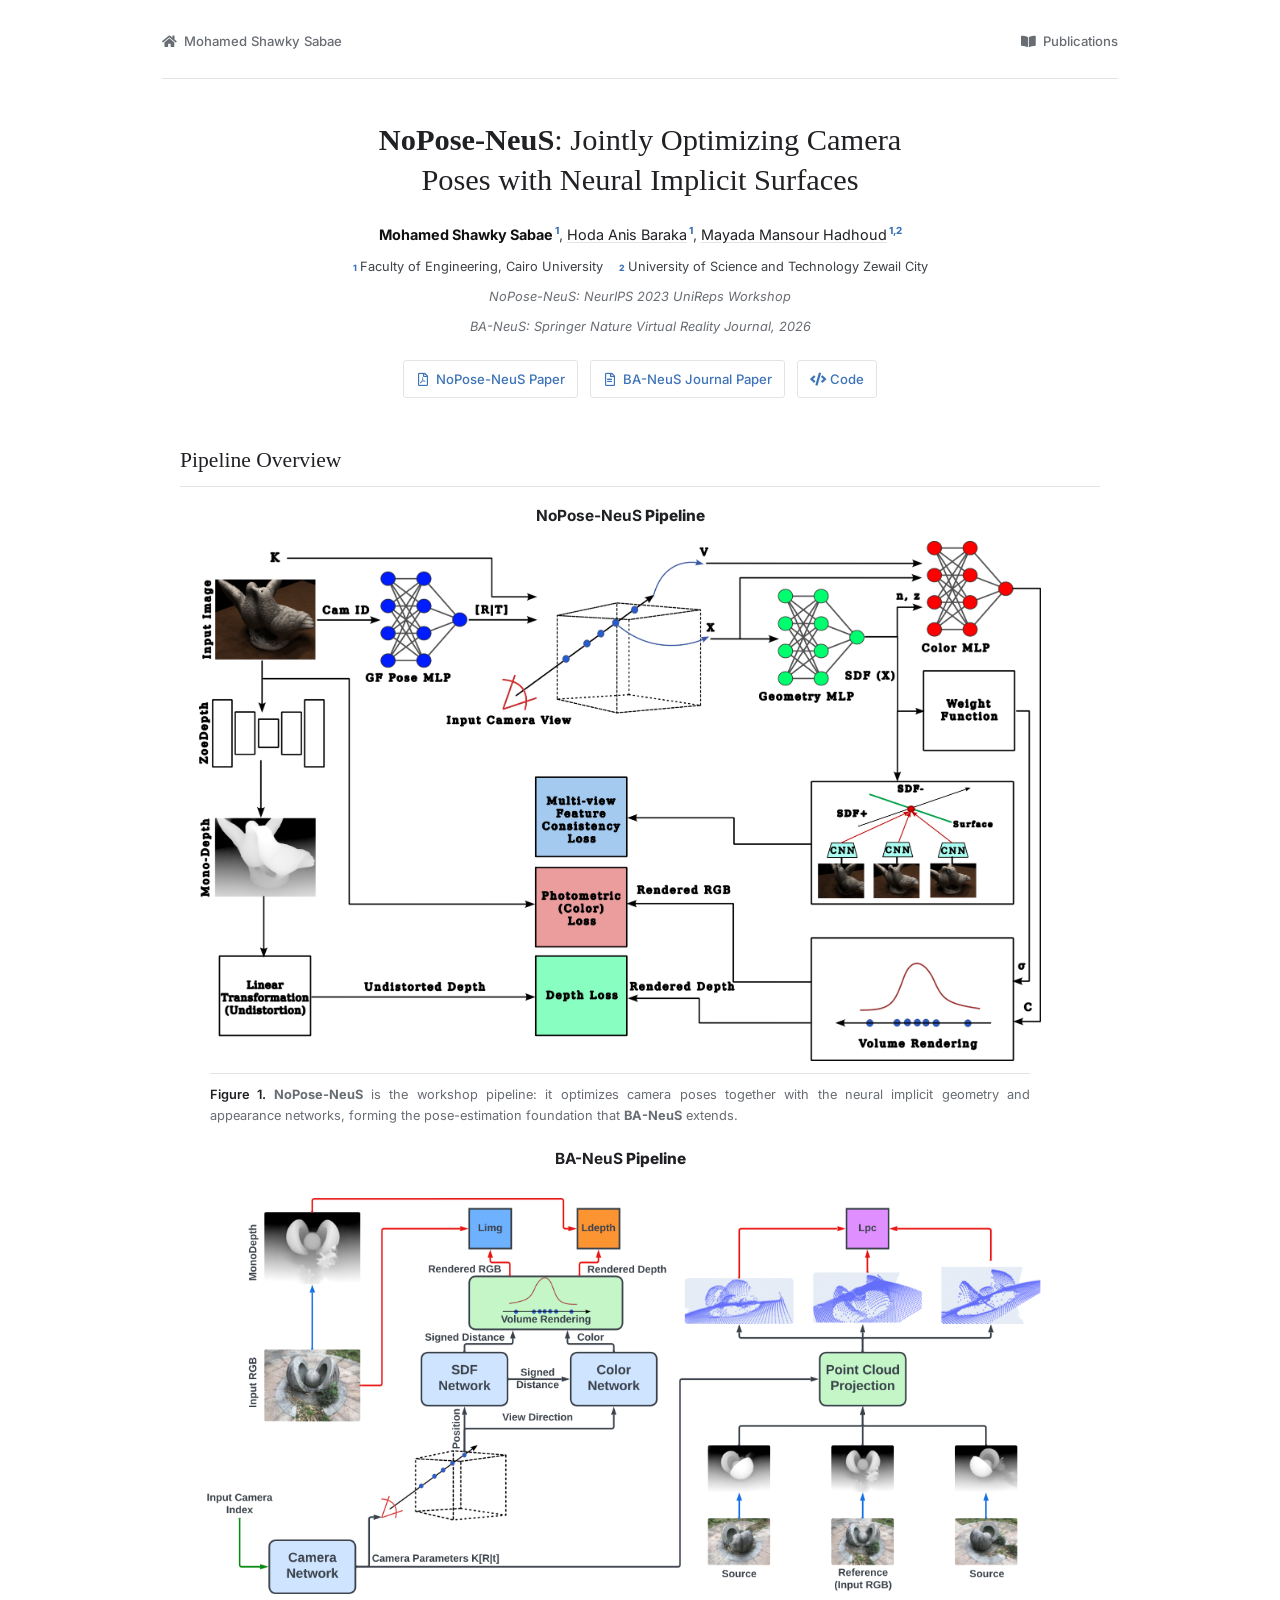
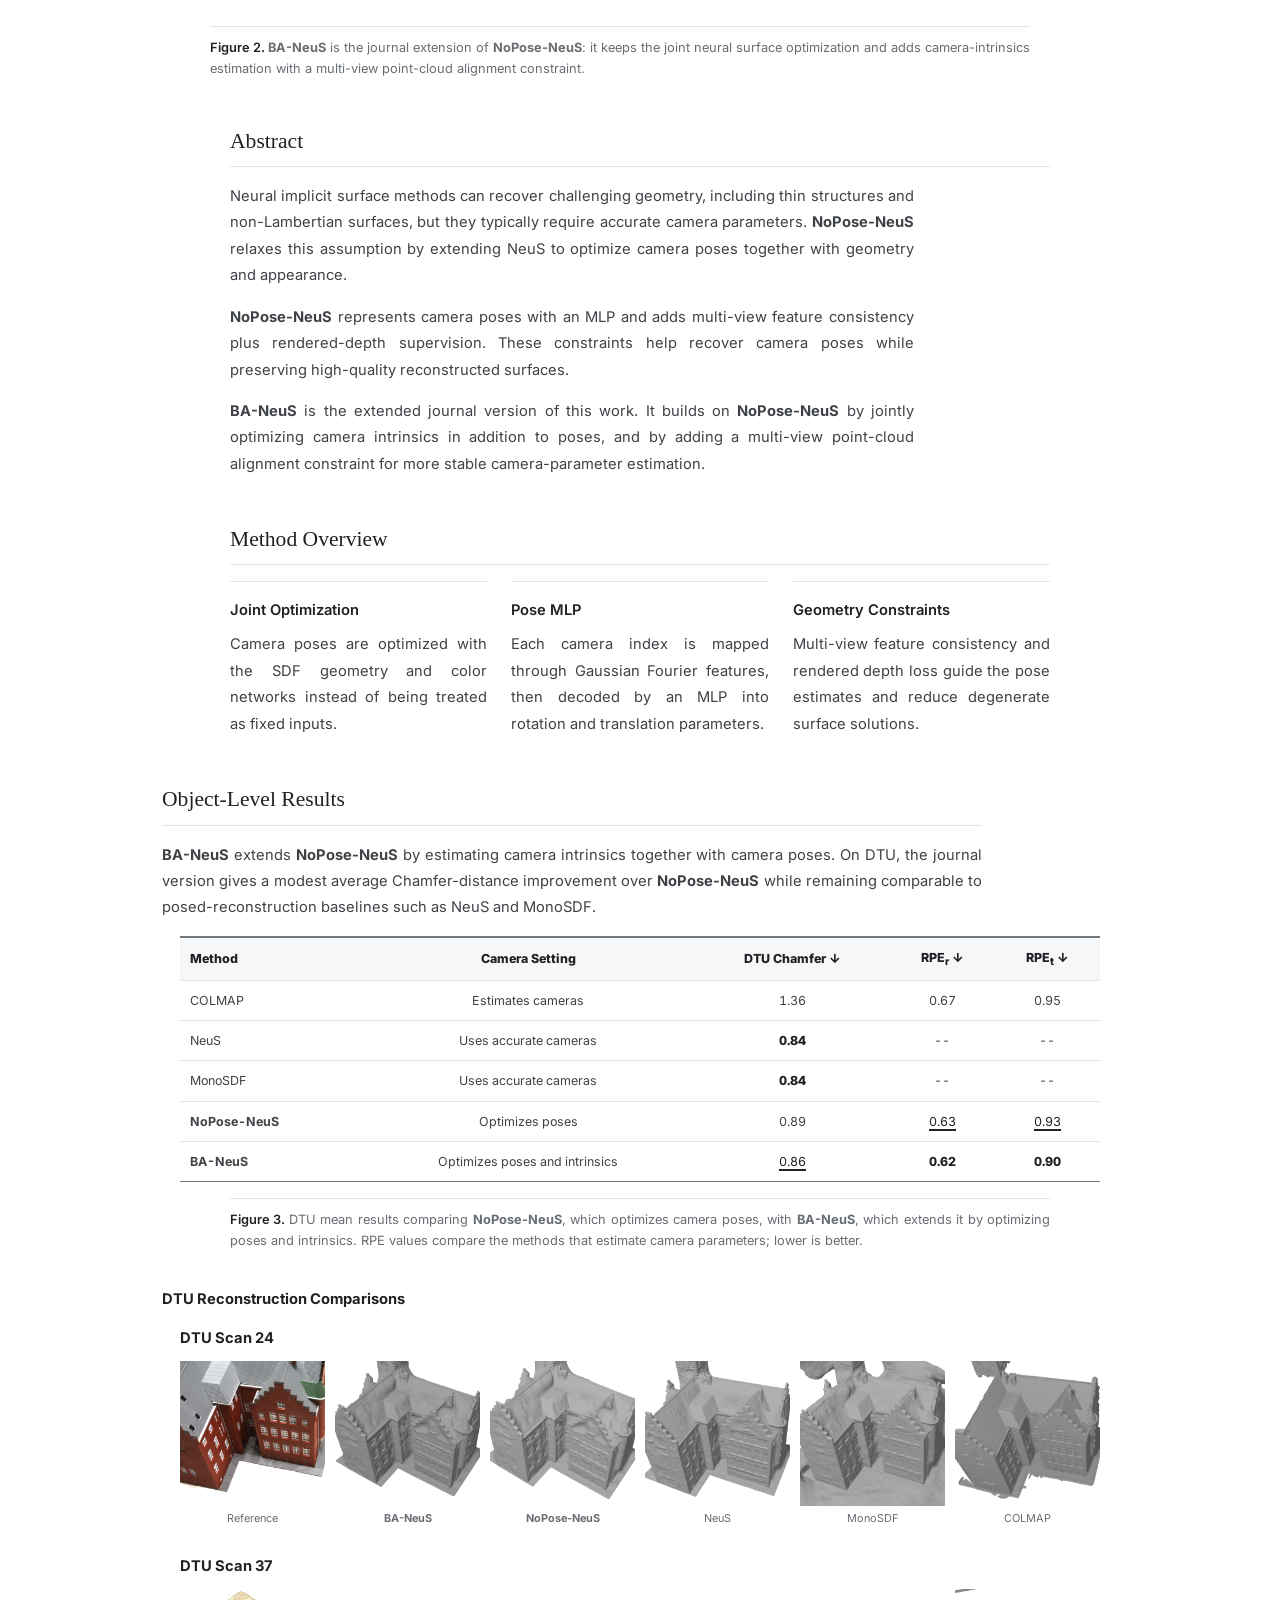
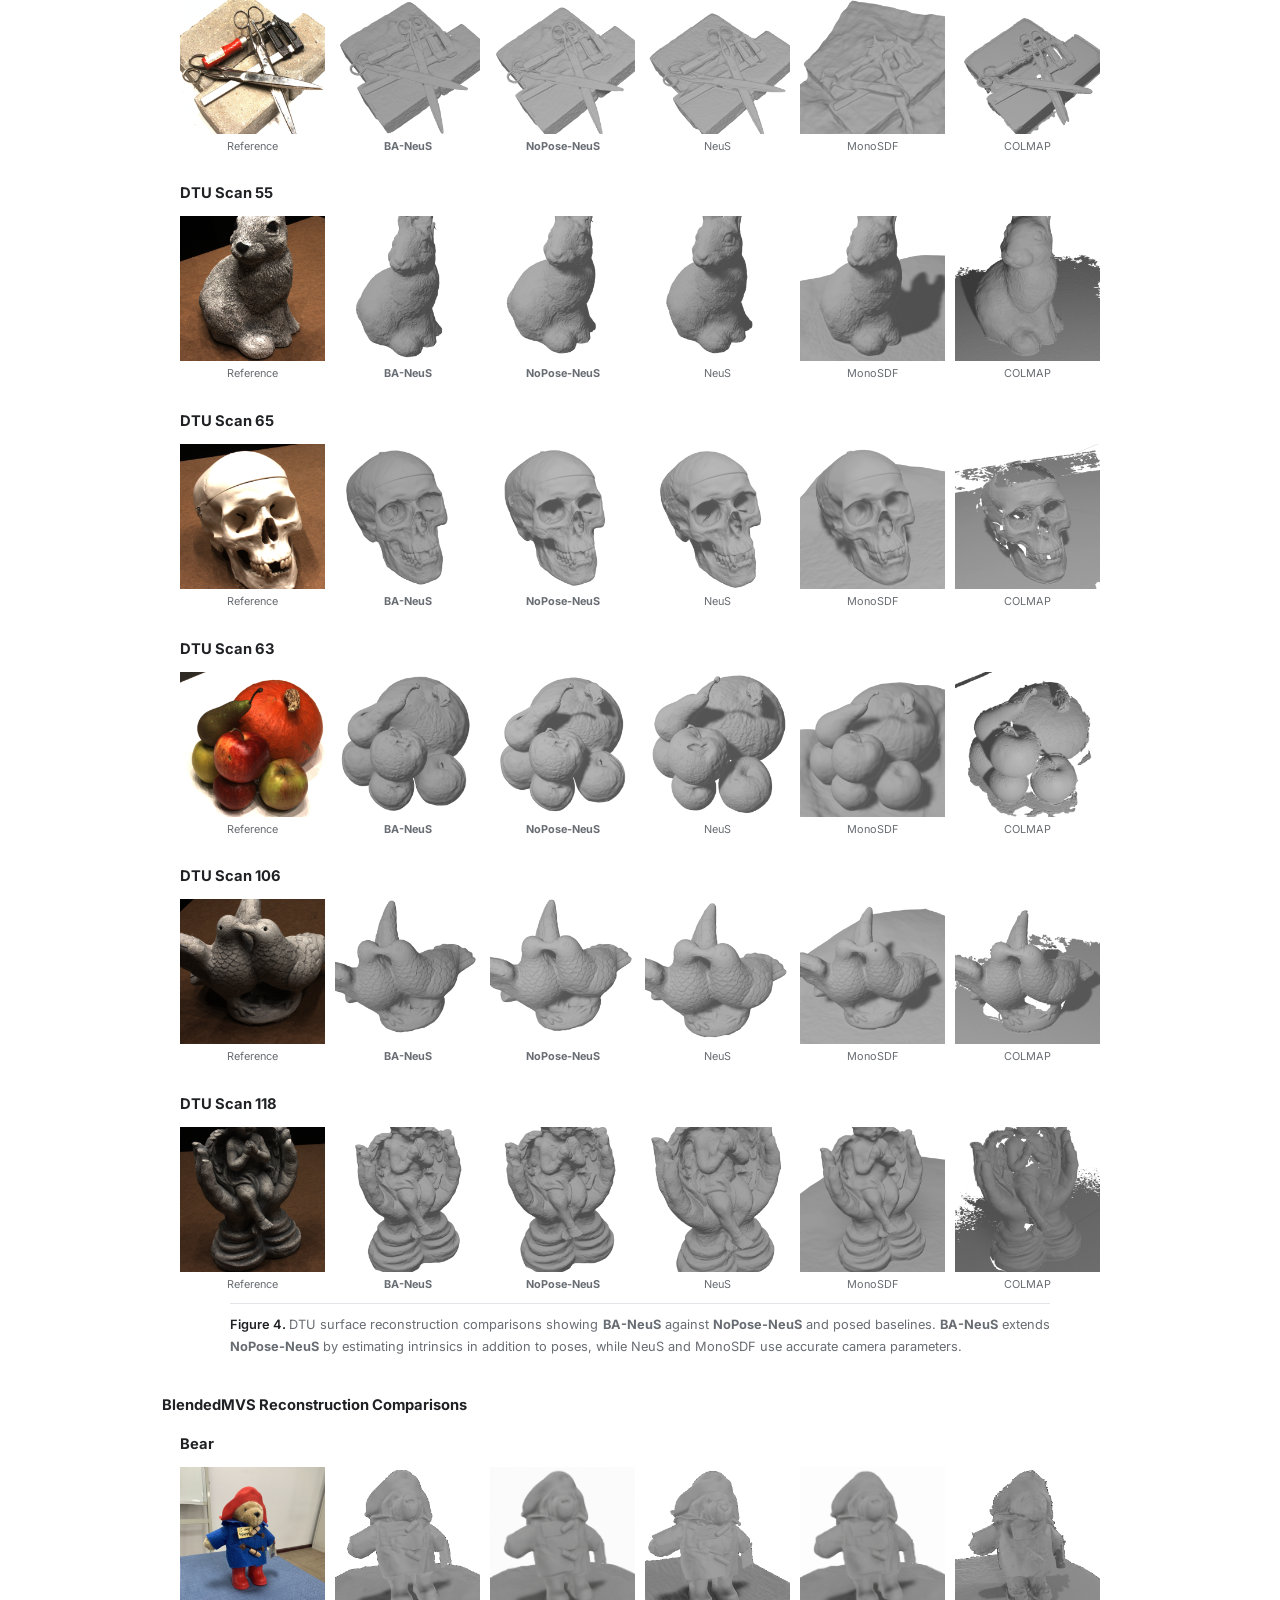
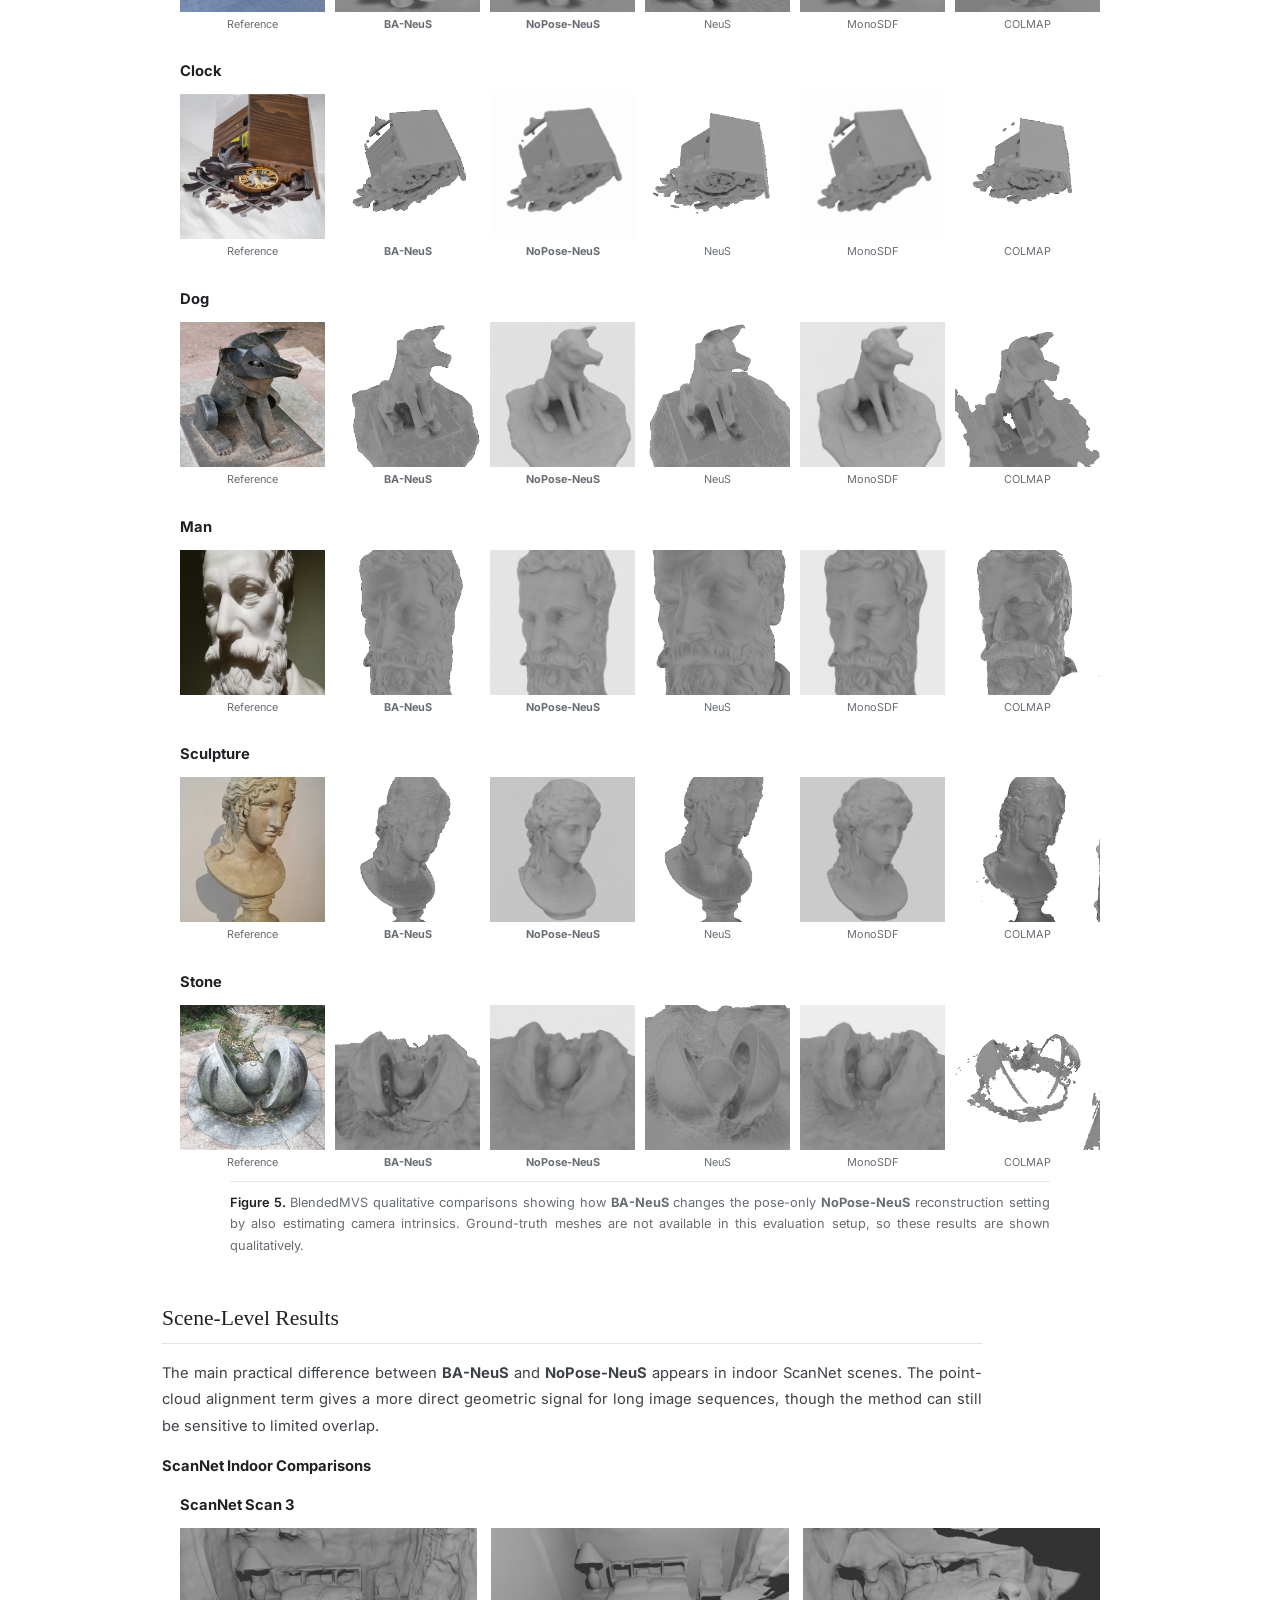
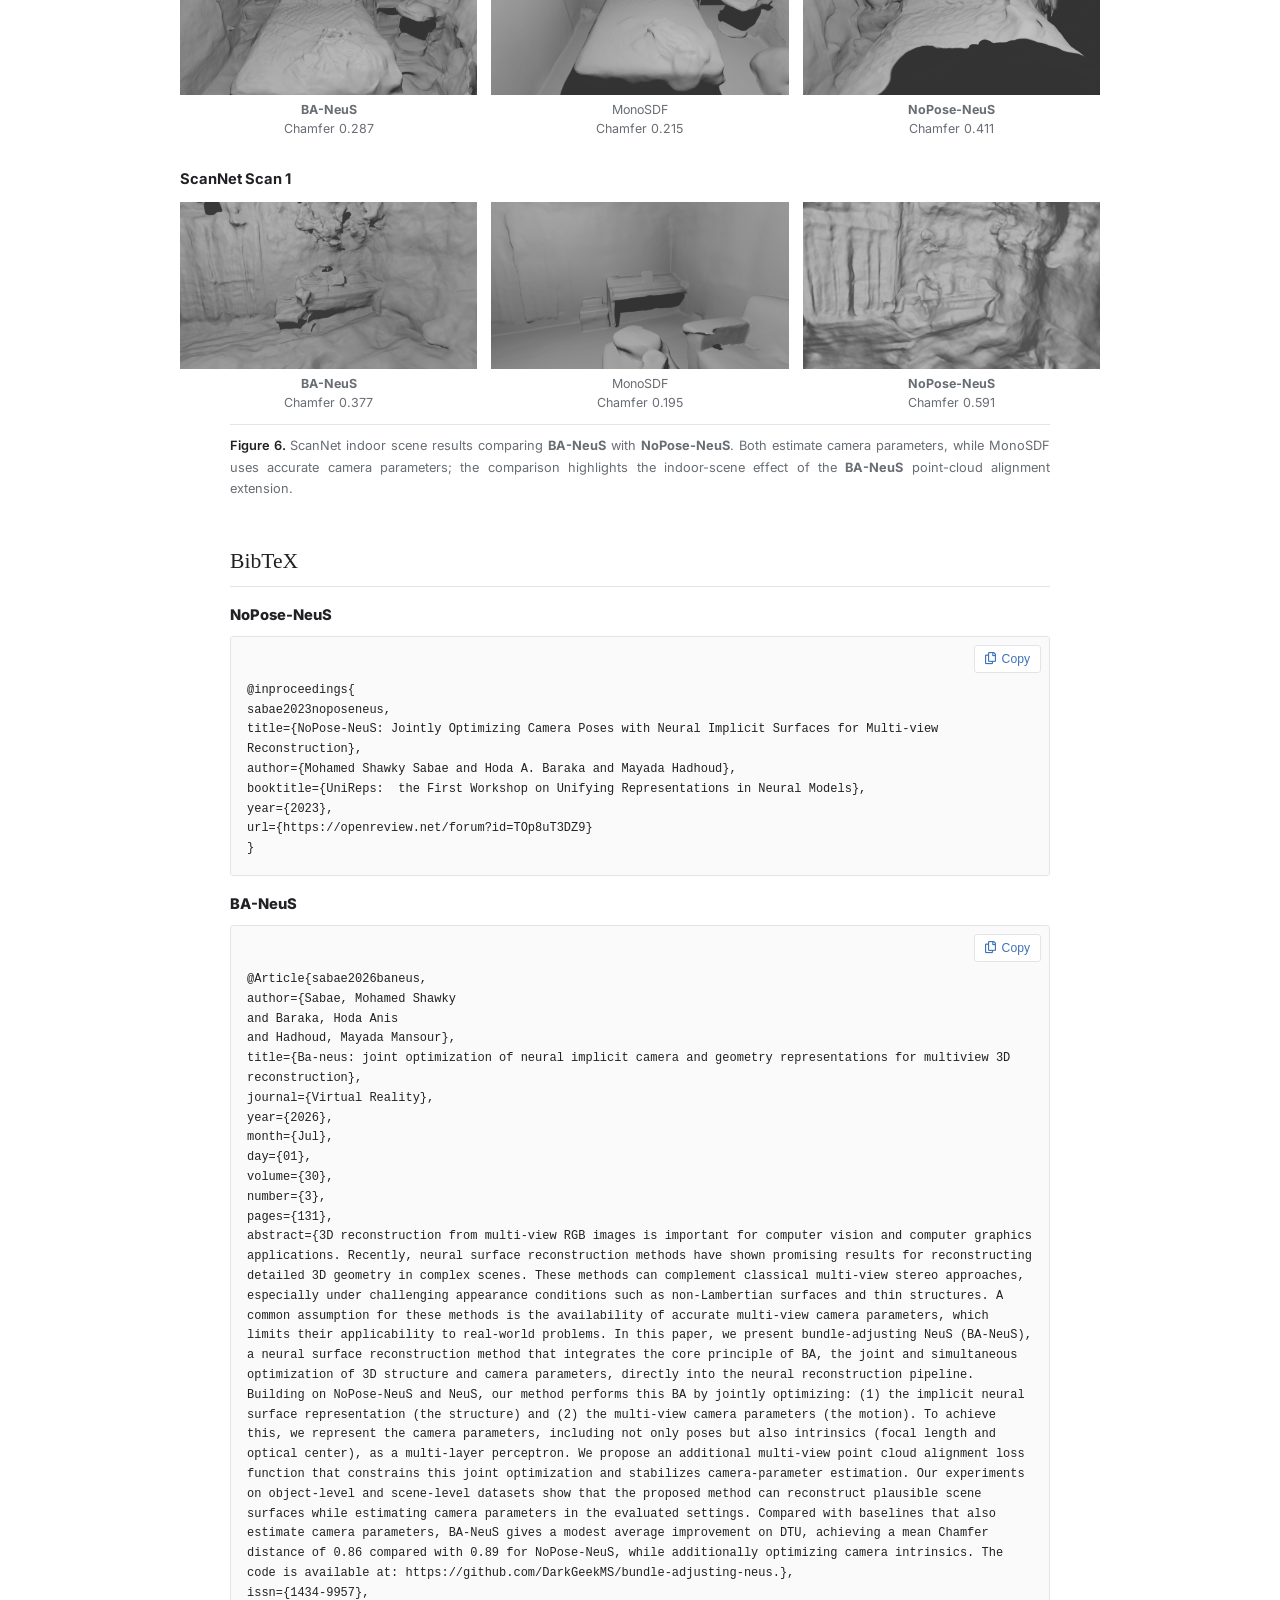
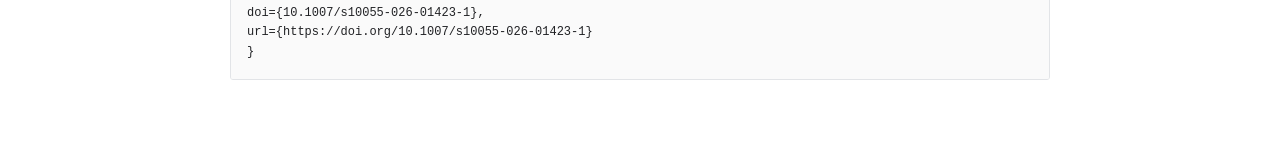
<file: projects/nopose-neus/index.html>
<!doctype html>
<html lang="en">
  <head>
    <meta charset="utf-8" />
    <title>NoPose-NeuS | Mohamed Shawky Sabae</title>
    <meta name="description" content="NoPose-NeuS: Jointly Optimizing Camera Poses with Neural Implicit Surfaces." />
    <meta name="author" content="Mohamed Shawky Sabae" />
    <meta name="viewport" content="width=device-width, initial-scale=1" />

    <link
      rel="stylesheet"
      href="https://cdnjs.cloudflare.com/ajax/libs/font-awesome/5.14.0/css/all.min.css"
    />
    <link rel="stylesheet" href="../../assets/css/minimalist.css?v=20260707-affiliations" />
    <link rel="stylesheet" href="../../assets/css/academic.css?v=20260927" />
    <link rel="icon" type="image/svg+xml" href="../../assets/images/icon.svg" />
  </head>
  <body class="paper-page nopose-page">
    <main class="paper-shell">
      <nav class="paper-topline">
        <a href="../../"><i class="fas fa-home" aria-hidden="true"></i> Mohamed Shawky Sabae</a>
        <a href="../../#publications"><i class="fas fa-book-open" aria-hidden="true"></i> Publications</a>
      </nav>

      <header class="paper-header">
        <h1><strong>NoPose-NeuS</strong>: Jointly Optimizing Camera Poses with Neural Implicit Surfaces</h1>
        <p class="paper-authors">
          <strong class="author-self">Mohamed Shawky Sabae</strong><sup class="affiliation-mark">1</sup>,
          <a class="author-link" href="https://scholar.google.com/citations?user=i1qvgx4AAAAJ&hl=en" target="_blank" rel="noopener">Hoda Anis Baraka</a><sup class="affiliation-mark">1</sup>,
          <a class="author-link" href="https://scholar.google.com/citations?user=38yr_I8AAAAJ&hl=en" target="_blank" rel="noopener">Mayada Mansour Hadhoud</a><sup class="affiliation-mark">1,2</sup>
        </p>
        <p class="paper-affiliations">
          <i class="fas fa-university" aria-hidden="true"></i>
          <span><sup class="affiliation-mark">1</sup> Faculty of Engineering, Cairo University</span>
          <span><sup class="affiliation-mark">2</sup> University of Science and Technology Zewail City</span>
        </p>
        <p class="paper-venue"><i class="fas fa-award" aria-hidden="true"></i> NoPose-NeuS: NeurIPS 2023 UniReps Workshop</p>
        <p class="paper-venue"><i class="fas fa-award" aria-hidden="true"></i> BA-NeuS: Springer Nature Virtual Reality Journal, 2026</p>
        <div class="paper-links">
          <a href="https://arxiv.org/abs/2312.15238" target="_blank" rel="noopener"><i class="far fa-file-pdf" aria-hidden="true"></i> NoPose-NeuS Paper</a>
          <a href="https://link.springer.com/article/10.1007/s10055-026-01423-1" target="_blank" rel="noopener"><i class="far fa-file-alt" aria-hidden="true"></i> BA-NeuS Journal Paper</a>
          <a href="https://github.com/DarkGeekMS/bundle-adjusting-neus" target="_blank" rel="noopener"><i class="fas fa-code" aria-hidden="true"></i> Code</a>
        </div>
      </header>

      <section id="pipelines" class="pipeline-section">
        <h2>Pipeline Overview</h2>
        <div class="pipeline-stack">
          <figure class="paper-figure hero-figure pipeline-figure">
            <h3><strong>NoPose-NeuS</strong> Pipeline</h3>
            <img src="../../assets/images/projects/nopose-neus/pipelines/nopose-neus-architecture.png" alt="NoPose-NeuS architecture diagram" />
            <figcaption>
              <strong>NoPose-NeuS</strong> is the workshop pipeline: it optimizes camera poses together with the neural implicit geometry
              and appearance networks, forming the pose-estimation foundation that <strong>BA-NeuS</strong> extends.
            </figcaption>
          </figure>

          <figure class="paper-figure hero-figure pipeline-figure">
            <h3><strong>BA-NeuS</strong> Pipeline</h3>
            <img src="../../assets/images/projects/nopose-neus/pipelines/ba-neus-architecture.png" alt="BA-NeuS architecture diagram" />
            <figcaption>
              <strong>BA-NeuS</strong> is the journal extension of <strong>NoPose-NeuS</strong>: it keeps the joint neural surface
              optimization and adds camera-intrinsics estimation with a multi-view point-cloud alignment constraint.
            </figcaption>
          </figure>
        </div>
      </section>

      <section id="abstract">
        <h2>Abstract</h2>
        <p>
          Neural implicit surface methods can recover challenging geometry, including thin structures and non-Lambertian surfaces,
          but they typically require accurate camera parameters. <strong>NoPose-NeuS</strong> relaxes this assumption by extending
          NeuS to optimize camera poses together with geometry and appearance.
        </p>
        <p>
          <strong>NoPose-NeuS</strong> represents camera poses with an MLP and adds multi-view feature consistency plus rendered-depth supervision.
          These constraints help recover camera poses while preserving high-quality reconstructed surfaces.
        </p>
        <p>
          <strong>BA-NeuS</strong> is the extended journal version of this work. It builds on <strong>NoPose-NeuS</strong> by jointly
          optimizing camera intrinsics in addition to poses, and by adding a multi-view point-cloud alignment constraint for more stable
          camera-parameter estimation.
        </p>
      </section>

      <section id="method">
        <h2>Method Overview</h2>
        <div class="method-cards">
          <article>
            <h3>Joint Optimization</h3>
            <p>
              Camera poses are optimized with the SDF geometry and color networks instead of being
              treated as fixed inputs.
            </p>
          </article>
          <article>
            <h3>Pose MLP</h3>
            <p>
              Each camera index is mapped through Gaussian Fourier features, then decoded by an MLP
              into rotation and translation parameters.
            </p>
          </article>
          <article>
            <h3>Geometry Constraints</h3>
            <p>
              Multi-view feature consistency and rendered depth loss guide the pose estimates and
              reduce degenerate surface solutions.
            </p>
          </article>
        </div>
      </section>

      <section id="object-results">
        <h2>Object-Level Results</h2>
        <p>
          <strong>BA-NeuS</strong> extends <strong>NoPose-NeuS</strong> by estimating camera intrinsics together with camera poses.
          On DTU, the journal version gives a modest average Chamfer-distance improvement over <strong>NoPose-NeuS</strong> while
          remaining comparable to posed-reconstruction baselines such as NeuS and MonoSDF.
        </p>

        <figure class="paper-figure table-figure result-figure">
          <div class="result-table-scroll">
            <table class="result-table">
              <thead>
                <tr>
                  <th>Method</th>
                  <th>Camera Setting</th>
                  <th>DTU Chamfer ↓</th>
                  <th>RPE<sub>r</sub> ↓</th>
                  <th>RPE<sub>t</sub> ↓</th>
                </tr>
              </thead>
              <tbody>
                <tr>
                  <td>COLMAP</td>
                  <td>Estimates cameras</td>
                  <td>1.36</td>
                  <td>0.67</td>
                  <td>0.95</td>
                </tr>
                <tr>
                  <td>NeuS</td>
                  <td>Uses accurate cameras</td>
                  <td class="best">0.84</td>
                  <td>--</td>
                  <td>--</td>
                </tr>
                <tr>
                  <td>MonoSDF</td>
                  <td>Uses accurate cameras</td>
                  <td class="best">0.84</td>
                  <td>--</td>
                  <td>--</td>
                </tr>
                <tr>
                  <td><strong>NoPose-NeuS</strong></td>
                  <td>Optimizes poses</td>
                  <td>0.89</td>
                  <td class="second">0.63</td>
                  <td class="second">0.93</td>
                </tr>
                <tr>
                  <td><strong>BA-NeuS</strong></td>
                  <td>Optimizes poses and intrinsics</td>
                  <td class="second">0.86</td>
                  <td class="best">0.62</td>
                  <td class="best">0.90</td>
                </tr>
              </tbody>
            </table>
          </div>
          <figcaption>
            DTU mean results comparing <strong>NoPose-NeuS</strong>, which optimizes camera poses, with <strong>BA-NeuS</strong>,
            which extends it by optimizing poses and intrinsics. RPE values compare the methods that estimate camera parameters; lower is better.
          </figcaption>
        </figure>

        <h3 class="figure-group-title">DTU Reconstruction Comparisons</h3>
        <figure class="paper-figure table-figure result-figure">
          <div class="comparison-stack">
            <article class="comparison-set">
              <h4>DTU Scan 24</h4>
              <div class="comparison-grid six-col">
                <figure>
                  <img src="../../assets/images/projects/nopose-neus/results/ba-neus/dtu/scan24/rgb.png" alt="DTU scan 24 reference RGB" />
                  <figcaption>Reference</figcaption>
                </figure>
                <figure>
                  <img src="../../assets/images/projects/nopose-neus/results/ba-neus/dtu/scan24/ba-neus.png" alt="DTU scan 24 BA-NeuS result" />
                  <figcaption><strong>BA-NeuS</strong></figcaption>
                </figure>
                <figure>
                  <img src="../../assets/images/projects/nopose-neus/results/ba-neus/dtu/scan24/np-neus.png" alt="DTU scan 24 NoPose-NeuS result" />
                  <figcaption><strong>NoPose-NeuS</strong></figcaption>
                </figure>
                <figure>
                  <img src="../../assets/images/projects/nopose-neus/results/ba-neus/dtu/scan24/neus.png" alt="DTU scan 24 NeuS result" />
                  <figcaption>NeuS</figcaption>
                </figure>
                <figure>
                  <img src="../../assets/images/projects/nopose-neus/results/ba-neus/dtu/scan24/monosdf.png" alt="DTU scan 24 MonoSDF result" />
                  <figcaption>MonoSDF</figcaption>
                </figure>
                <figure>
                  <img src="../../assets/images/projects/nopose-neus/results/ba-neus/dtu/scan24/colmap.png" alt="DTU scan 24 COLMAP result" />
                  <figcaption>COLMAP</figcaption>
                </figure>
              </div>
            </article>

            <article class="comparison-set">
              <h4>DTU Scan 37</h4>
              <div class="comparison-grid six-col">
                <figure>
                  <img src="../../assets/images/projects/nopose-neus/results/ba-neus/dtu/scan37/rgb.png" alt="DTU scan 37 reference RGB" />
                  <figcaption>Reference</figcaption>
                </figure>
                <figure>
                  <img src="../../assets/images/projects/nopose-neus/results/ba-neus/dtu/scan37/ba-neus.png" alt="DTU scan 37 BA-NeuS result" />
                  <figcaption><strong>BA-NeuS</strong></figcaption>
                </figure>
                <figure>
                  <img src="../../assets/images/projects/nopose-neus/results/ba-neus/dtu/scan37/np-neus.png" alt="DTU scan 37 NoPose-NeuS result" />
                  <figcaption><strong>NoPose-NeuS</strong></figcaption>
                </figure>
                <figure>
                  <img src="../../assets/images/projects/nopose-neus/results/ba-neus/dtu/scan37/neus.png" alt="DTU scan 37 NeuS result" />
                  <figcaption>NeuS</figcaption>
                </figure>
                <figure>
                  <img src="../../assets/images/projects/nopose-neus/results/ba-neus/dtu/scan37/monosdf.png" alt="DTU scan 37 MonoSDF result" />
                  <figcaption>MonoSDF</figcaption>
                </figure>
                <figure>
                  <img src="../../assets/images/projects/nopose-neus/results/ba-neus/dtu/scan37/colmap.png" alt="DTU scan 37 COLMAP result" />
                  <figcaption>COLMAP</figcaption>
                </figure>
              </div>
            </article>

            <article class="comparison-set">
              <h4>DTU Scan 55</h4>
              <div class="comparison-grid six-col">
                <figure>
                  <img src="../../assets/images/projects/nopose-neus/results/ba-neus/dtu/scan55/rgb.png" alt="DTU scan 55 reference RGB" />
                  <figcaption>Reference</figcaption>
                </figure>
                <figure>
                  <img src="../../assets/images/projects/nopose-neus/results/ba-neus/dtu/scan55/ba-neus.png" alt="DTU scan 55 BA-NeuS result" />
                  <figcaption><strong>BA-NeuS</strong></figcaption>
                </figure>
                <figure>
                  <img src="../../assets/images/projects/nopose-neus/results/ba-neus/dtu/scan55/np-neus.png" alt="DTU scan 55 NoPose-NeuS result" />
                  <figcaption><strong>NoPose-NeuS</strong></figcaption>
                </figure>
                <figure>
                  <img src="../../assets/images/projects/nopose-neus/results/ba-neus/dtu/scan55/neus.png" alt="DTU scan 55 NeuS result" />
                  <figcaption>NeuS</figcaption>
                </figure>
                <figure>
                  <img src="../../assets/images/projects/nopose-neus/results/ba-neus/dtu/scan55/monosdf.png" alt="DTU scan 55 MonoSDF result" />
                  <figcaption>MonoSDF</figcaption>
                </figure>
                <figure>
                  <img src="../../assets/images/projects/nopose-neus/results/ba-neus/dtu/scan55/colmap.png" alt="DTU scan 55 COLMAP result" />
                  <figcaption>COLMAP</figcaption>
                </figure>
              </div>
            </article>

            <article class="comparison-set">
              <h4>DTU Scan 65</h4>
              <div class="comparison-grid six-col">
                <figure>
                  <img src="../../assets/images/projects/nopose-neus/results/ba-neus/dtu/scan65/rgb.png" alt="DTU scan 65 reference RGB" />
                  <figcaption>Reference</figcaption>
                </figure>
                <figure>
                  <img src="../../assets/images/projects/nopose-neus/results/ba-neus/dtu/scan65/ba-neus.png" alt="DTU scan 65 BA-NeuS result" />
                  <figcaption><strong>BA-NeuS</strong></figcaption>
                </figure>
                <figure>
                  <img src="../../assets/images/projects/nopose-neus/results/ba-neus/dtu/scan65/np-neus.png" alt="DTU scan 65 NoPose-NeuS result" />
                  <figcaption><strong>NoPose-NeuS</strong></figcaption>
                </figure>
                <figure>
                  <img src="../../assets/images/projects/nopose-neus/results/ba-neus/dtu/scan65/neus.png" alt="DTU scan 65 NeuS result" />
                  <figcaption>NeuS</figcaption>
                </figure>
                <figure>
                  <img src="../../assets/images/projects/nopose-neus/results/ba-neus/dtu/scan65/monosdf.png" alt="DTU scan 65 MonoSDF result" />
                  <figcaption>MonoSDF</figcaption>
                </figure>
                <figure>
                  <img src="../../assets/images/projects/nopose-neus/results/ba-neus/dtu/scan65/colmap.png" alt="DTU scan 65 COLMAP result" />
                  <figcaption>COLMAP</figcaption>
                </figure>
              </div>
            </article>

            <article class="comparison-set">
              <h4>DTU Scan 63</h4>
              <div class="comparison-grid six-col">
                <figure>
                  <img src="../../assets/images/projects/nopose-neus/results/ba-neus/dtu/scan63/rgb.png" alt="DTU scan 63 reference RGB" />
                  <figcaption>Reference</figcaption>
                </figure>
                <figure>
                  <img src="../../assets/images/projects/nopose-neus/results/ba-neus/dtu/scan63/ba-neus.png" alt="DTU scan 63 BA-NeuS result" />
                  <figcaption><strong>BA-NeuS</strong></figcaption>
                </figure>
                <figure>
                  <img src="../../assets/images/projects/nopose-neus/results/ba-neus/dtu/scan63/np-neus.png" alt="DTU scan 63 NoPose-NeuS result" />
                  <figcaption><strong>NoPose-NeuS</strong></figcaption>
                </figure>
                <figure>
                  <img src="../../assets/images/projects/nopose-neus/results/ba-neus/dtu/scan63/neus.png" alt="DTU scan 63 NeuS result" />
                  <figcaption>NeuS</figcaption>
                </figure>
                <figure>
                  <img src="../../assets/images/projects/nopose-neus/results/ba-neus/dtu/scan63/monosdf.png" alt="DTU scan 63 MonoSDF result" />
                  <figcaption>MonoSDF</figcaption>
                </figure>
                <figure>
                  <img src="../../assets/images/projects/nopose-neus/results/ba-neus/dtu/scan63/colmap.png" alt="DTU scan 63 COLMAP result" />
                  <figcaption>COLMAP</figcaption>
                </figure>
              </div>
            </article>

            <article class="comparison-set">
              <h4>DTU Scan 106</h4>
              <div class="comparison-grid six-col">
                <figure>
                  <img src="../../assets/images/projects/nopose-neus/results/ba-neus/dtu/scan106/rgb.png" alt="DTU scan 106 reference RGB" />
                  <figcaption>Reference</figcaption>
                </figure>
                <figure>
                  <img src="../../assets/images/projects/nopose-neus/results/ba-neus/dtu/scan106/ba-neus.png" alt="DTU scan 106 BA-NeuS result" />
                  <figcaption><strong>BA-NeuS</strong></figcaption>
                </figure>
                <figure>
                  <img src="../../assets/images/projects/nopose-neus/results/ba-neus/dtu/scan106/np-neus.png" alt="DTU scan 106 NoPose-NeuS result" />
                  <figcaption><strong>NoPose-NeuS</strong></figcaption>
                </figure>
                <figure>
                  <img src="../../assets/images/projects/nopose-neus/results/ba-neus/dtu/scan106/neus.png" alt="DTU scan 106 NeuS result" />
                  <figcaption>NeuS</figcaption>
                </figure>
                <figure>
                  <img src="../../assets/images/projects/nopose-neus/results/ba-neus/dtu/scan106/monosdf.png" alt="DTU scan 106 MonoSDF result" />
                  <figcaption>MonoSDF</figcaption>
                </figure>
                <figure>
                  <img src="../../assets/images/projects/nopose-neus/results/ba-neus/dtu/scan106/colmap.png" alt="DTU scan 106 COLMAP result" />
                  <figcaption>COLMAP</figcaption>
                </figure>
              </div>
            </article>

            <article class="comparison-set">
              <h4>DTU Scan 118</h4>
              <div class="comparison-grid six-col">
                <figure>
                  <img src="../../assets/images/projects/nopose-neus/results/ba-neus/dtu/scan118/rgb.png" alt="DTU scan 118 reference RGB" />
                  <figcaption>Reference</figcaption>
                </figure>
                <figure>
                  <img src="../../assets/images/projects/nopose-neus/results/ba-neus/dtu/scan118/ba-neus.png" alt="DTU scan 118 BA-NeuS result" />
                  <figcaption><strong>BA-NeuS</strong></figcaption>
                </figure>
                <figure>
                  <img src="../../assets/images/projects/nopose-neus/results/ba-neus/dtu/scan118/np-neus.png" alt="DTU scan 118 NoPose-NeuS result" />
                  <figcaption><strong>NoPose-NeuS</strong></figcaption>
                </figure>
                <figure>
                  <img src="../../assets/images/projects/nopose-neus/results/ba-neus/dtu/scan118/neus.png" alt="DTU scan 118 NeuS result" />
                  <figcaption>NeuS</figcaption>
                </figure>
                <figure>
                  <img src="../../assets/images/projects/nopose-neus/results/ba-neus/dtu/scan118/monosdf.png" alt="DTU scan 118 MonoSDF result" />
                  <figcaption>MonoSDF</figcaption>
                </figure>
                <figure>
                  <img src="../../assets/images/projects/nopose-neus/results/ba-neus/dtu/scan118/colmap.png" alt="DTU scan 118 COLMAP result" />
                  <figcaption>COLMAP</figcaption>
                </figure>
              </div>
            </article>
          </div>
          <figcaption>
            DTU surface reconstruction comparisons showing <strong>BA-NeuS</strong> against <strong>NoPose-NeuS</strong> and
            posed baselines. <strong>BA-NeuS</strong> extends <strong>NoPose-NeuS</strong> by estimating intrinsics in addition to poses,
            while NeuS and MonoSDF use accurate camera parameters.
          </figcaption>
        </figure>

        <h3 class="figure-group-title">BlendedMVS Reconstruction Comparisons</h3>
        <figure class="paper-figure table-figure result-figure">
          <div class="comparison-stack">
            <article class="comparison-set">
              <h4>Bear</h4>
              <div class="comparison-grid six-col">
                <figure>
                  <img src="../../assets/images/projects/nopose-neus/results/ba-neus/bmvs/bear/rgb.png" alt="BlendedMVS bear reference RGB" />
                  <figcaption>Reference</figcaption>
                </figure>
                <figure>
                  <img src="../../assets/images/projects/nopose-neus/results/ba-neus/bmvs/bear/ba-neus.png" alt="BlendedMVS bear BA-NeuS result" />
                  <figcaption><strong>BA-NeuS</strong></figcaption>
                </figure>
                <figure>
                  <img src="../../assets/images/projects/nopose-neus/results/ba-neus/bmvs/bear/nopose-neus.png" alt="BlendedMVS bear NoPose-NeuS result" />
                  <figcaption><strong>NoPose-NeuS</strong></figcaption>
                </figure>
                <figure>
                  <img src="../../assets/images/projects/nopose-neus/results/ba-neus/bmvs/bear/neus.png" alt="BlendedMVS bear NeuS result" />
                  <figcaption>NeuS</figcaption>
                </figure>
                <figure>
                  <img src="../../assets/images/projects/nopose-neus/results/ba-neus/bmvs/bear/monosdf.png" alt="BlendedMVS bear MonoSDF result" />
                  <figcaption>MonoSDF</figcaption>
                </figure>
                <figure>
                  <img src="../../assets/images/projects/nopose-neus/results/ba-neus/bmvs/bear/colmap.png" alt="BlendedMVS bear COLMAP result" />
                  <figcaption>COLMAP</figcaption>
                </figure>
              </div>
            </article>

            <article class="comparison-set">
              <h4>Clock</h4>
              <div class="comparison-grid six-col">
                <figure>
                  <img src="../../assets/images/projects/nopose-neus/results/ba-neus/bmvs/clock/rgb.png" alt="BlendedMVS clock reference RGB" />
                  <figcaption>Reference</figcaption>
                </figure>
                <figure>
                  <img src="../../assets/images/projects/nopose-neus/results/ba-neus/bmvs/clock/ba-neus.png" alt="BlendedMVS clock BA-NeuS result" />
                  <figcaption><strong>BA-NeuS</strong></figcaption>
                </figure>
                <figure>
                  <img src="../../assets/images/projects/nopose-neus/results/ba-neus/bmvs/clock/nopose-neus.png" alt="BlendedMVS clock NoPose-NeuS result" />
                  <figcaption><strong>NoPose-NeuS</strong></figcaption>
                </figure>
                <figure>
                  <img src="../../assets/images/projects/nopose-neus/results/ba-neus/bmvs/clock/neus.png" alt="BlendedMVS clock NeuS result" />
                  <figcaption>NeuS</figcaption>
                </figure>
                <figure>
                  <img src="../../assets/images/projects/nopose-neus/results/ba-neus/bmvs/clock/monosdf.png" alt="BlendedMVS clock MonoSDF result" />
                  <figcaption>MonoSDF</figcaption>
                </figure>
                <figure>
                  <img src="../../assets/images/projects/nopose-neus/results/ba-neus/bmvs/clock/colmap.png" alt="BlendedMVS clock COLMAP result" />
                  <figcaption>COLMAP</figcaption>
                </figure>
              </div>
            </article>

            <article class="comparison-set">
              <h4>Dog</h4>
              <div class="comparison-grid six-col">
                <figure>
                  <img src="../../assets/images/projects/nopose-neus/results/ba-neus/bmvs/dog/rgb.png" alt="BlendedMVS dog reference RGB" />
                  <figcaption>Reference</figcaption>
                </figure>
                <figure>
                  <img src="../../assets/images/projects/nopose-neus/results/ba-neus/bmvs/dog/ba-neus.png" alt="BlendedMVS dog BA-NeuS result" />
                  <figcaption><strong>BA-NeuS</strong></figcaption>
                </figure>
                <figure>
                  <img src="../../assets/images/projects/nopose-neus/results/ba-neus/bmvs/dog/nopose-neus.png" alt="BlendedMVS dog NoPose-NeuS result" />
                  <figcaption><strong>NoPose-NeuS</strong></figcaption>
                </figure>
                <figure>
                  <img src="../../assets/images/projects/nopose-neus/results/ba-neus/bmvs/dog/neus.png" alt="BlendedMVS dog NeuS result" />
                  <figcaption>NeuS</figcaption>
                </figure>
                <figure>
                  <img src="../../assets/images/projects/nopose-neus/results/ba-neus/bmvs/dog/monosdf.png" alt="BlendedMVS dog MonoSDF result" />
                  <figcaption>MonoSDF</figcaption>
                </figure>
                <figure>
                  <img src="../../assets/images/projects/nopose-neus/results/ba-neus/bmvs/dog/colmap.png" alt="BlendedMVS dog COLMAP result" />
                  <figcaption>COLMAP</figcaption>
                </figure>
              </div>
            </article>

            <article class="comparison-set">
              <h4>Man</h4>
              <div class="comparison-grid six-col">
                <figure>
                  <img src="../../assets/images/projects/nopose-neus/results/ba-neus/bmvs/man/rgb.png" alt="BlendedMVS man reference RGB" />
                  <figcaption>Reference</figcaption>
                </figure>
                <figure>
                  <img src="../../assets/images/projects/nopose-neus/results/ba-neus/bmvs/man/ba-neus.png" alt="BlendedMVS man BA-NeuS result" />
                  <figcaption><strong>BA-NeuS</strong></figcaption>
                </figure>
                <figure>
                  <img src="../../assets/images/projects/nopose-neus/results/ba-neus/bmvs/man/nopose-neus.png" alt="BlendedMVS man NoPose-NeuS result" />
                  <figcaption><strong>NoPose-NeuS</strong></figcaption>
                </figure>
                <figure>
                  <img src="../../assets/images/projects/nopose-neus/results/ba-neus/bmvs/man/neus.png" alt="BlendedMVS man NeuS result" />
                  <figcaption>NeuS</figcaption>
                </figure>
                <figure>
                  <img src="../../assets/images/projects/nopose-neus/results/ba-neus/bmvs/man/monosdf.png" alt="BlendedMVS man MonoSDF result" />
                  <figcaption>MonoSDF</figcaption>
                </figure>
                <figure>
                  <img src="../../assets/images/projects/nopose-neus/results/ba-neus/bmvs/man/colmap.png" alt="BlendedMVS man COLMAP result" />
                  <figcaption>COLMAP</figcaption>
                </figure>
              </div>
            </article>

            <article class="comparison-set">
              <h4>Sculpture</h4>
              <div class="comparison-grid six-col">
                <figure>
                  <img src="../../assets/images/projects/nopose-neus/results/ba-neus/bmvs/sculpture/rgb.png" alt="BlendedMVS sculpture reference RGB" />
                  <figcaption>Reference</figcaption>
                </figure>
                <figure>
                  <img src="../../assets/images/projects/nopose-neus/results/ba-neus/bmvs/sculpture/ba-neus.png" alt="BlendedMVS sculpture BA-NeuS result" />
                  <figcaption><strong>BA-NeuS</strong></figcaption>
                </figure>
                <figure>
                  <img src="../../assets/images/projects/nopose-neus/results/ba-neus/bmvs/sculpture/nopose-neus.png" alt="BlendedMVS sculpture NoPose-NeuS result" />
                  <figcaption><strong>NoPose-NeuS</strong></figcaption>
                </figure>
                <figure>
                  <img src="../../assets/images/projects/nopose-neus/results/ba-neus/bmvs/sculpture/neus.png" alt="BlendedMVS sculpture NeuS result" />
                  <figcaption>NeuS</figcaption>
                </figure>
                <figure>
                  <img src="../../assets/images/projects/nopose-neus/results/ba-neus/bmvs/sculpture/monosdf.png" alt="BlendedMVS sculpture MonoSDF result" />
                  <figcaption>MonoSDF</figcaption>
                </figure>
                <figure>
                  <img src="../../assets/images/projects/nopose-neus/results/ba-neus/bmvs/sculpture/colmap.png" alt="BlendedMVS sculpture COLMAP result" />
                  <figcaption>COLMAP</figcaption>
                </figure>
              </div>
            </article>

            <article class="comparison-set">
              <h4>Stone</h4>
              <div class="comparison-grid six-col">
                <figure>
                  <img src="../../assets/images/projects/nopose-neus/results/ba-neus/bmvs/stone/rgb.png" alt="BlendedMVS stone reference RGB" />
                  <figcaption>Reference</figcaption>
                </figure>
                <figure>
                  <img src="../../assets/images/projects/nopose-neus/results/ba-neus/bmvs/stone/ba-neus.png" alt="BlendedMVS stone BA-NeuS result" />
                  <figcaption><strong>BA-NeuS</strong></figcaption>
                </figure>
                <figure>
                  <img src="../../assets/images/projects/nopose-neus/results/ba-neus/bmvs/stone/nopose-neus.png" alt="BlendedMVS stone NoPose-NeuS result" />
                  <figcaption><strong>NoPose-NeuS</strong></figcaption>
                </figure>
                <figure>
                  <img src="../../assets/images/projects/nopose-neus/results/ba-neus/bmvs/stone/neus.png" alt="BlendedMVS stone NeuS result" />
                  <figcaption>NeuS</figcaption>
                </figure>
                <figure>
                  <img src="../../assets/images/projects/nopose-neus/results/ba-neus/bmvs/stone/monosdf.png" alt="BlendedMVS stone MonoSDF result" />
                  <figcaption>MonoSDF</figcaption>
                </figure>
                <figure>
                  <img src="../../assets/images/projects/nopose-neus/results/ba-neus/bmvs/stone/colmap.png" alt="BlendedMVS stone COLMAP result" />
                  <figcaption>COLMAP</figcaption>
                </figure>
              </div>
            </article>
          </div>
          <figcaption>
            BlendedMVS qualitative comparisons showing how <strong>BA-NeuS</strong> changes the pose-only <strong>NoPose-NeuS</strong>
            reconstruction setting by also estimating camera intrinsics. Ground-truth meshes are not available in this evaluation setup,
            so these results are shown qualitatively.
          </figcaption>
        </figure>
      </section>

      <section id="scene-results">
        <h2>Scene-Level Results</h2>
        <p>
          The main practical difference between <strong>BA-NeuS</strong> and <strong>NoPose-NeuS</strong> appears in indoor ScanNet scenes.
          The point-cloud alignment term gives a more direct geometric signal for long image sequences, though the method can still be sensitive
          to limited overlap.
        </p>
        <h3 class="figure-group-title">ScanNet Indoor Comparisons</h3>
        <figure class="paper-figure grouped-figure result-figure">
          <div class="comparison-stack">
            <article class="comparison-set">
              <h4>ScanNet Scan 3</h4>
              <div class="comparison-grid three-col landscape-grid">
                <figure>
                  <img src="../../assets/images/projects/nopose-neus/results/ba-neus/scannet/scan3/ba-neus.png" alt="ScanNet scan 3 BA-NeuS result" />
                  <figcaption><strong>BA-NeuS</strong><br />Chamfer 0.287</figcaption>
                </figure>
                <figure>
                  <img src="../../assets/images/projects/nopose-neus/results/ba-neus/scannet/scan3/monosdf.png" alt="ScanNet scan 3 MonoSDF result" />
                  <figcaption>MonoSDF<br />Chamfer 0.215</figcaption>
                </figure>
                <figure>
                  <img src="../../assets/images/projects/nopose-neus/results/ba-neus/scannet/scan3/np-neus.png" alt="ScanNet scan 3 NoPose-NeuS result" />
                  <figcaption><strong>NoPose-NeuS</strong><br />Chamfer 0.411</figcaption>
                </figure>
              </div>
            </article>

            <article class="comparison-set">
              <h4>ScanNet Scan 1</h4>
              <div class="comparison-grid three-col landscape-grid">
                <figure>
                  <img src="../../assets/images/projects/nopose-neus/results/ba-neus/scannet/scan1/ba-neus.png" alt="ScanNet scan 1 BA-NeuS result" />
                  <figcaption><strong>BA-NeuS</strong><br />Chamfer 0.377</figcaption>
                </figure>
                <figure>
                  <img src="../../assets/images/projects/nopose-neus/results/ba-neus/scannet/scan1/monosdf.png" alt="ScanNet scan 1 MonoSDF result" />
                  <figcaption>MonoSDF<br />Chamfer 0.195</figcaption>
                </figure>
                <figure>
                  <img src="../../assets/images/projects/nopose-neus/results/ba-neus/scannet/scan1/np-neus.png" alt="ScanNet scan 1 NoPose-NeuS result" />
                  <figcaption><strong>NoPose-NeuS</strong><br />Chamfer 0.591</figcaption>
                </figure>
              </div>
            </article>
          </div>
          <figcaption>
            ScanNet indoor scene results comparing <strong>BA-NeuS</strong> with <strong>NoPose-NeuS</strong>. Both estimate
            camera parameters, while MonoSDF uses accurate camera parameters; the comparison highlights the indoor-scene effect of the
            <strong>BA-NeuS</strong> point-cloud alignment extension.
          </figcaption>
        </figure>
      </section>

      <section id="bibtex">
        <h2>BibTeX</h2>
        <h3 class="bibtex-title">NoPose-NeuS</h3>
        <div class="bibtex-card">
          <button class="copy-bibtex" type="button"><i class="far fa-copy" aria-hidden="true"></i> Copy</button>
          <pre><code>@inproceedings{
sabae2023noposeneus,
title={NoPose-NeuS: Jointly Optimizing Camera Poses with Neural Implicit Surfaces for Multi-view Reconstruction},
author={Mohamed Shawky Sabae and Hoda A. Baraka and Mayada Hadhoud},
booktitle={UniReps:  the First Workshop on Unifying Representations in Neural Models},
year={2023},
url={https://openreview.net/forum?id=TOp8uT3DZ9}
}</code></pre>
        </div>
        <h3 class="bibtex-title">BA-NeuS</h3>
        <div class="bibtex-card">
          <button class="copy-bibtex" type="button"><i class="far fa-copy" aria-hidden="true"></i> Copy</button>
          <pre><code>@Article{sabae2026baneus,
author={Sabae, Mohamed Shawky
and Baraka, Hoda Anis
and Hadhoud, Mayada Mansour},
title={Ba-neus: joint optimization of neural implicit camera and geometry representations for multiview 3D reconstruction},
journal={Virtual Reality},
year={2026},
month={Jul},
day={01},
volume={30},
number={3},
pages={131},
abstract={3D reconstruction from multi-view RGB images is important for computer vision and computer graphics applications. Recently, neural surface reconstruction methods have shown promising results for reconstructing detailed 3D geometry in complex scenes. These methods can complement classical multi-view stereo approaches, especially under challenging appearance conditions such as non-Lambertian surfaces and thin structures. A common assumption for these methods is the availability of accurate multi-view camera parameters, which limits their applicability to real-world problems. In this paper, we present bundle-adjusting NeuS (BA-NeuS), a neural surface reconstruction method that integrates the core principle of BA, the joint and simultaneous optimization of 3D structure and camera parameters, directly into the neural reconstruction pipeline. Building on NoPose-NeuS and NeuS, our method performs this BA by jointly optimizing: (1) the implicit neural surface representation (the structure) and (2) the multi-view camera parameters (the motion). To achieve this, we represent the camera parameters, including not only poses but also intrinsics (focal length and optical center), as a multi-layer perceptron. We propose an additional multi-view point cloud alignment loss function that constrains this joint optimization and stabilizes camera-parameter estimation. Our experiments on object-level and scene-level datasets show that the proposed method can reconstruct plausible scene surfaces while estimating camera parameters in the evaluated settings. Compared with baselines that also estimate camera parameters, BA-NeuS gives a modest average improvement on DTU, achieving a mean Chamfer distance of 0.86 compared with 0.89 for NoPose-NeuS, while additionally optimizing camera intrinsics. The code is available at: https://github.com/DarkGeekMS/bundle-adjusting-neus.},
issn={1434-9957},
doi={10.1007/s10055-026-01423-1},
url={https://doi.org/10.1007/s10055-026-01423-1}
}</code></pre>
        </div>
      </section>
    </main>
    <script src="../../assets/js/project-pages.js?v=20260616-figure-pass" defer></script>
  </body>
</html>
</file>
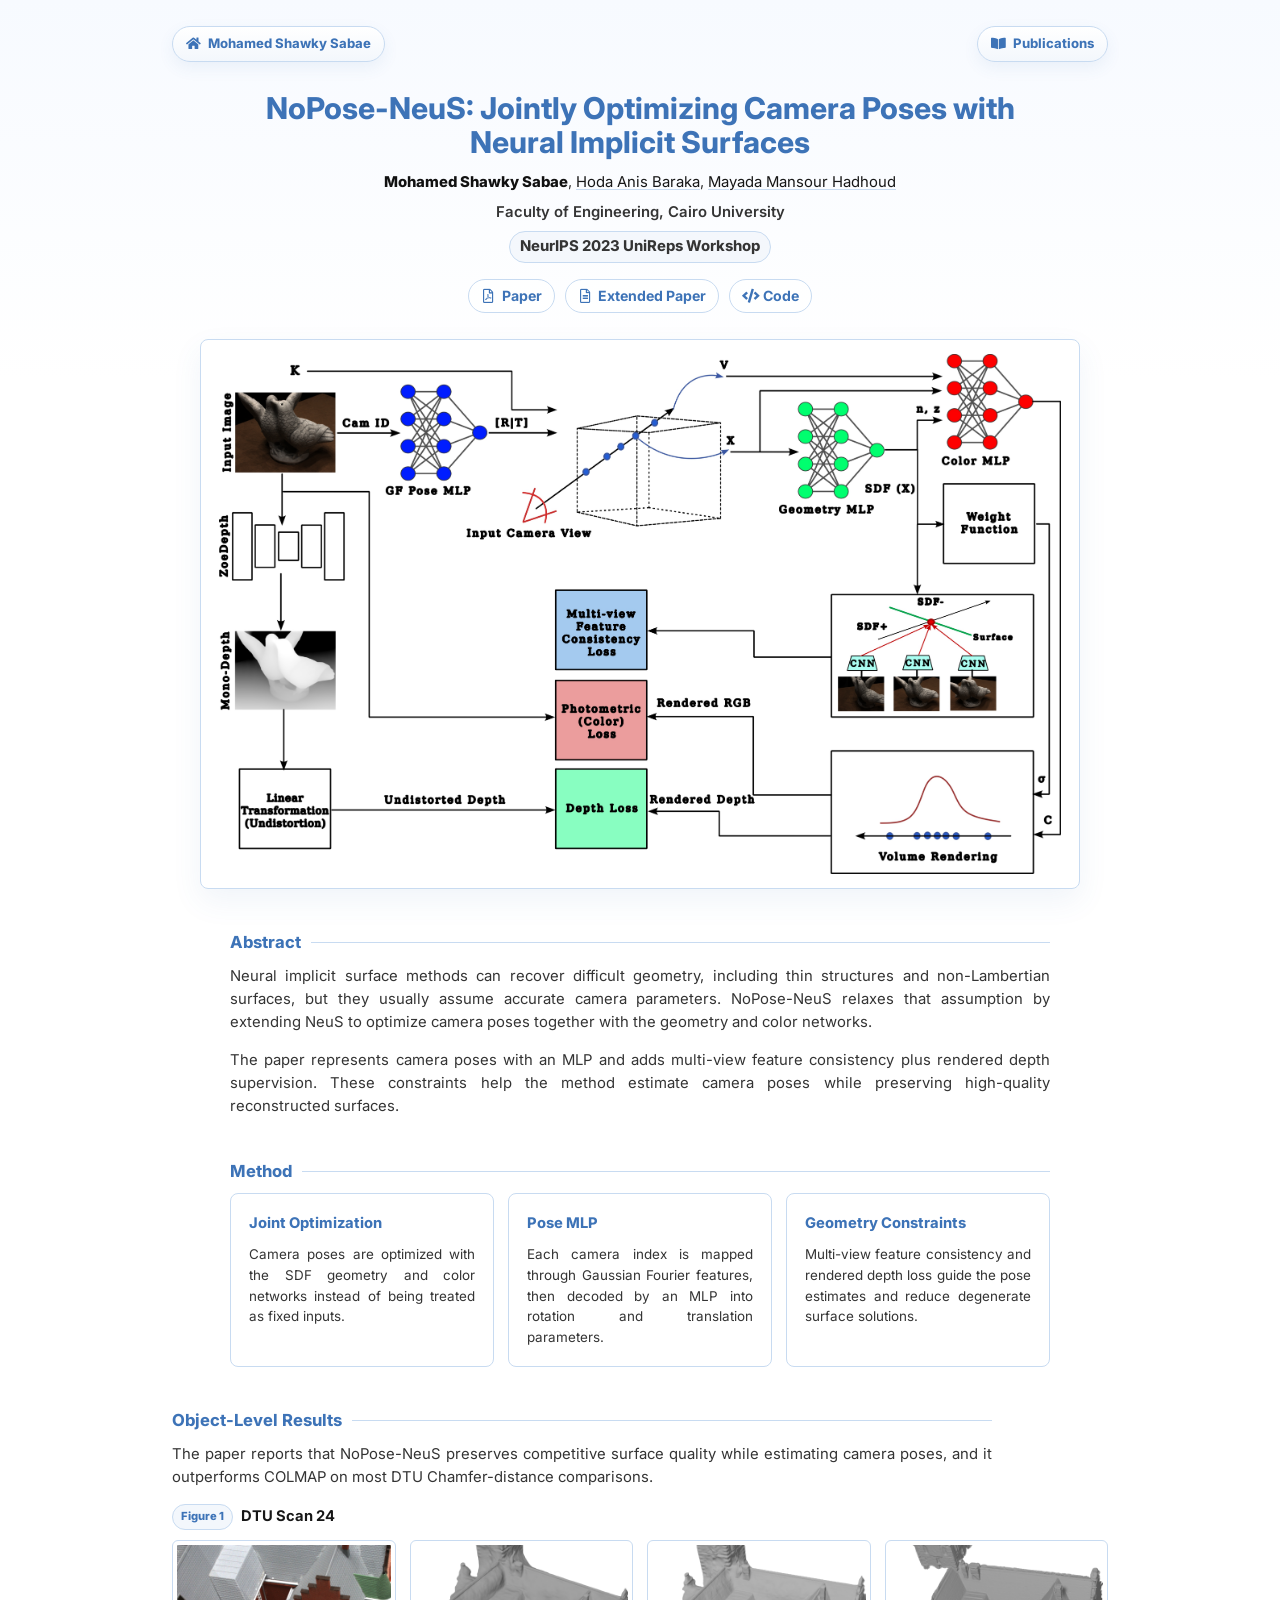
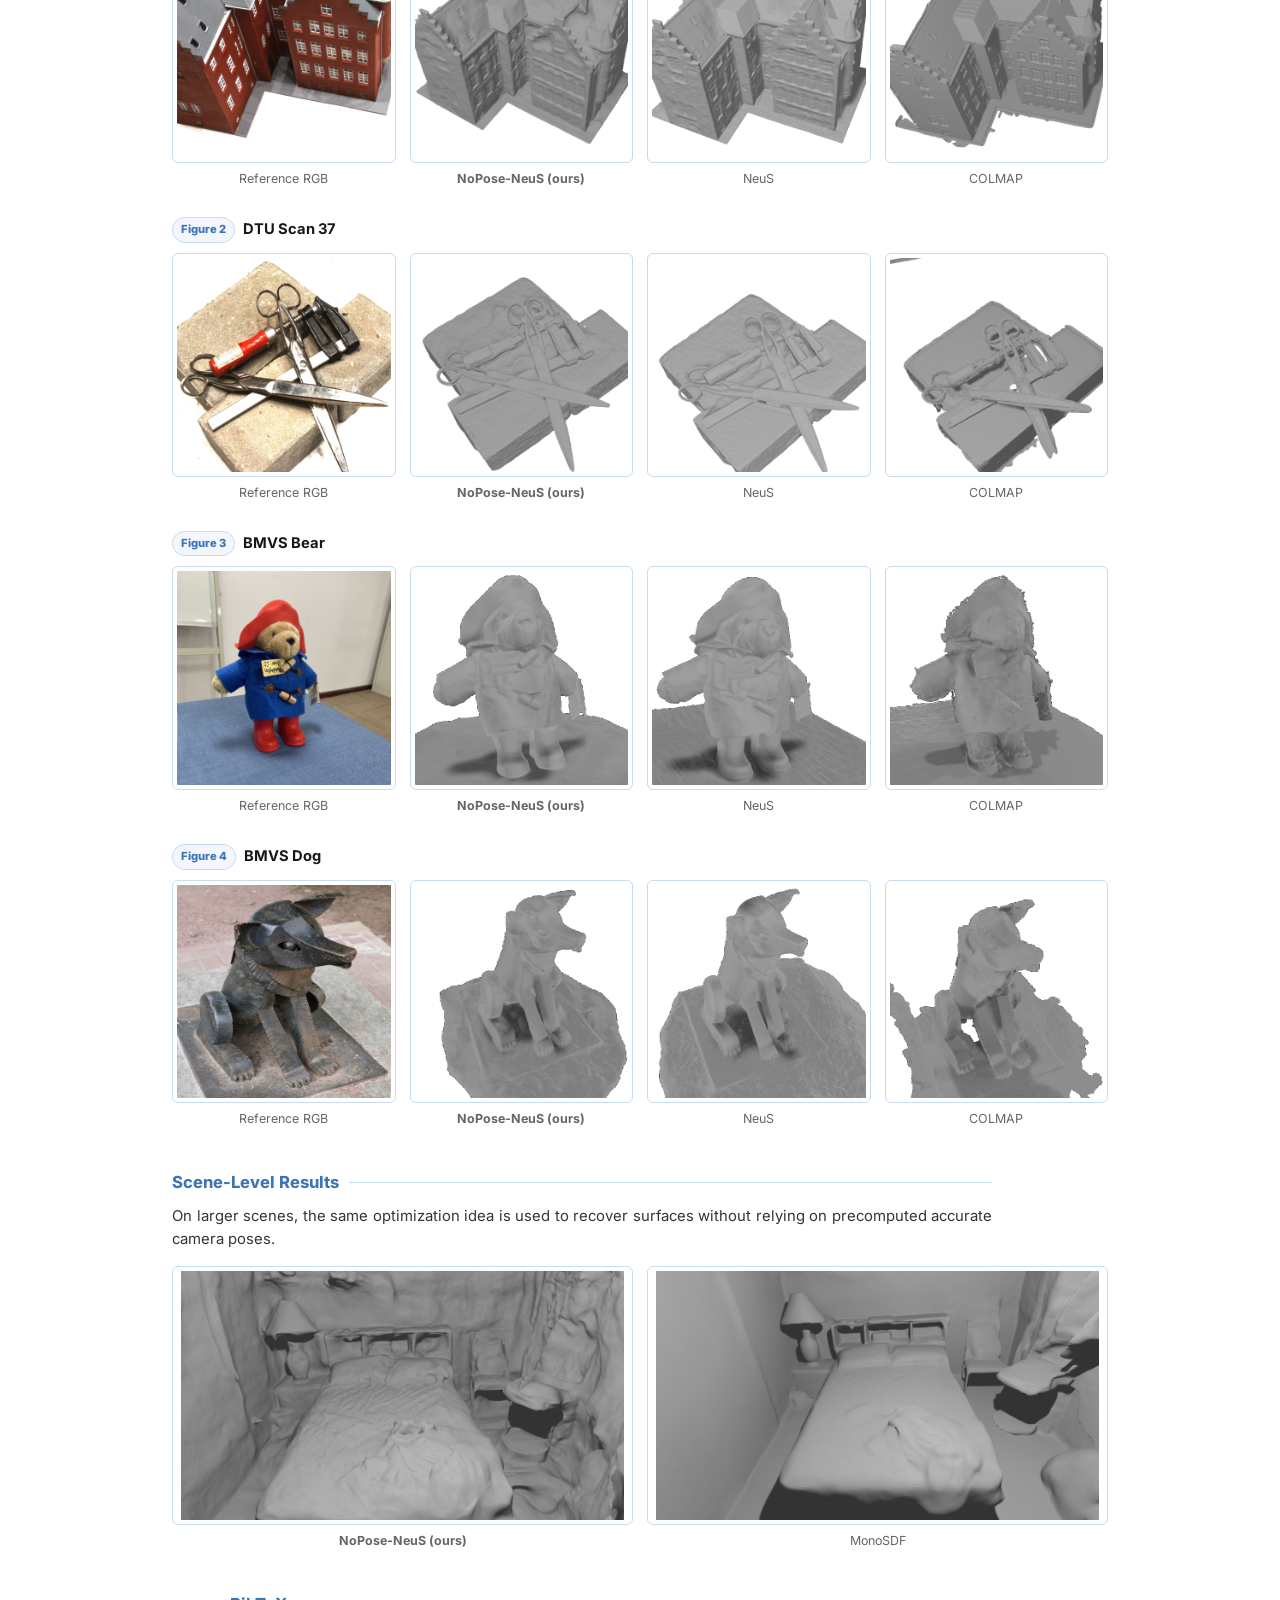
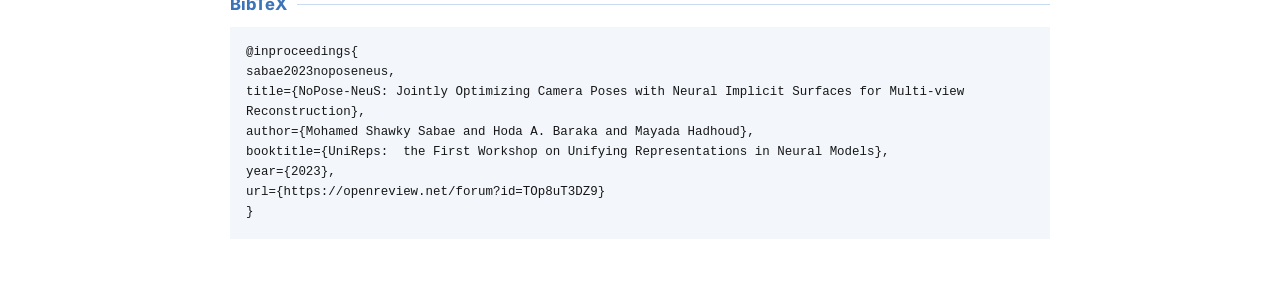
<file: projects/nopose-neus.html>
<!doctype html>
<html lang="en">
  <head>
    <meta charset="utf-8" />
    <title>NoPose-NeuS | Mohamed Shawky Sabae</title>
    <meta name="description" content="NoPose-NeuS: Jointly Optimizing Camera Poses with Neural Implicit Surfaces." />
    <meta name="author" content="Mohamed Shawky Sabae" />
    <meta name="viewport" content="width=device-width, initial-scale=1" />

    <link
      rel="stylesheet"
      href="https://cdnjs.cloudflare.com/ajax/libs/font-awesome/5.14.0/css/all.min.css"
    />
    <link rel="stylesheet" href="../assets/css/minimalist.css" />
    <link rel="icon" type="image/png" href="../assets/images/favicon.ico" />
  </head>
  <body class="paper-page">
    <main class="paper-shell">
      <nav class="paper-topline">
        <a href="../index.html"><i class="fas fa-home" aria-hidden="true"></i> Mohamed Shawky Sabae</a>
        <a href="../index.html#publications"><i class="fas fa-book-open" aria-hidden="true"></i> Publications</a>
      </nav>

      <header class="paper-header">
        <h1>NoPose-NeuS: Jointly Optimizing Camera Poses with Neural Implicit Surfaces</h1>
        <p class="paper-authors">
          <strong class="author-self">Mohamed Shawky Sabae</strong>,
          <a class="author-link" href="https://scholar.google.com/citations?user=i1qvgx4AAAAJ&hl=en" target="_blank" rel="noopener">Hoda Anis Baraka</a>,
          <a class="author-link" href="https://scholar.google.com/citations?user=38yr_I8AAAAJ&hl=en" target="_blank" rel="noopener">Mayada Mansour Hadhoud</a>
        </p>
        <p class="paper-affiliations">
          Faculty of Engineering, Cairo University
        </p>
        <p class="paper-venue">NeurIPS 2023 UniReps Workshop</p>
        <div class="paper-links">
          <a href="https://arxiv.org/abs/2312.15238" target="_blank" rel="noopener"><i class="far fa-file-pdf" aria-hidden="true"></i> Paper</a>
          <a href="nopose-neus.html"><i class="far fa-file-alt" aria-hidden="true"></i> Extended Paper</a>
          <a href="https://github.com/DarkGeekMS/bundle-adjusting-neus" target="_blank" rel="noopener"><i class="fas fa-code" aria-hidden="true"></i> Code</a>
        </div>
      </header>

      <figure class="paper-figure hero-figure">
        <img src="../assets/images/projects/nopose-neus/architecture.png" alt="NoPose-NeuS architecture diagram" />
      </figure>

      <section id="abstract">
        <h2>Abstract</h2>
        <p>
          Neural implicit surface methods can recover difficult geometry, including thin structures
          and non-Lambertian surfaces, but they usually assume accurate camera parameters. NoPose-NeuS
          relaxes that assumption by extending NeuS to optimize camera poses together with the
          geometry and color networks.
        </p>
        <p>
          The paper represents camera poses with an MLP and adds multi-view feature consistency plus
          rendered depth supervision. These constraints help the method estimate camera poses while
          preserving high-quality reconstructed surfaces.
        </p>
      </section>

      <section id="method">
        <h2>Method</h2>
        <div class="method-cards">
          <article>
            <h3>Joint Optimization</h3>
            <p>
              Camera poses are optimized with the SDF geometry and color networks instead of being
              treated as fixed inputs.
            </p>
          </article>
          <article>
            <h3>Pose MLP</h3>
            <p>
              Each camera index is mapped through Gaussian Fourier features, then decoded by an MLP
              into rotation and translation parameters.
            </p>
          </article>
          <article>
            <h3>Geometry Constraints</h3>
            <p>
              Multi-view feature consistency and rendered depth loss guide the pose estimates and
              reduce degenerate surface solutions.
            </p>
          </article>
        </div>
      </section>

      <section id="object-results">
        <h2>Object-Level Results</h2>
        <p>
          The paper reports that NoPose-NeuS preserves competitive surface quality while estimating
          camera poses, and it outperforms COLMAP on most DTU Chamfer-distance comparisons.
        </p>
        <div class="comparison-stack">
          <article class="comparison-set">
            <h3>DTU Scan 24</h3>
            <div class="comparison-grid four-col">
              <figure>
                <img src="../assets/images/projects/nopose-neus/results/dtu/scan24/rgb.png" alt="DTU scan 24 reference RGB" />
                <figcaption>Reference RGB</figcaption>
              </figure>
              <figure>
                <img src="../assets/images/projects/nopose-neus/results/dtu/scan24/nopose-neus.png" alt="DTU scan 24 NoPose-NeuS result" />
                <figcaption><strong>NoPose-NeuS (ours)</strong></figcaption>
              </figure>
              <figure>
                <img src="../assets/images/projects/nopose-neus/results/dtu/scan24/neus.png" alt="DTU scan 24 NeuS result" />
                <figcaption>NeuS</figcaption>
              </figure>
              <figure>
                <img src="../assets/images/projects/nopose-neus/results/dtu/scan24/colmap.png" alt="DTU scan 24 COLMAP result" />
                <figcaption>COLMAP</figcaption>
              </figure>
            </div>
          </article>

          <article class="comparison-set">
            <h3>DTU Scan 37</h3>
            <div class="comparison-grid four-col">
              <figure>
                <img src="../assets/images/projects/nopose-neus/results/dtu/scan37/rgb.png" alt="DTU scan 37 reference RGB" />
                <figcaption>Reference RGB</figcaption>
              </figure>
              <figure>
                <img src="../assets/images/projects/nopose-neus/results/dtu/scan37/nopose-neus.png" alt="DTU scan 37 NoPose-NeuS result" />
                <figcaption><strong>NoPose-NeuS (ours)</strong></figcaption>
              </figure>
              <figure>
                <img src="../assets/images/projects/nopose-neus/results/dtu/scan37/neus.png" alt="DTU scan 37 NeuS result" />
                <figcaption>NeuS</figcaption>
              </figure>
              <figure>
                <img src="../assets/images/projects/nopose-neus/results/dtu/scan37/colmap.png" alt="DTU scan 37 COLMAP result" />
                <figcaption>COLMAP</figcaption>
              </figure>
            </div>
          </article>

          <article class="comparison-set">
            <h3>BMVS Bear</h3>
            <div class="comparison-grid four-col">
              <figure>
                <img src="../assets/images/projects/nopose-neus/results/bmvs/bear/rgb.png" alt="BMVS bear reference RGB" />
                <figcaption>Reference RGB</figcaption>
              </figure>
              <figure>
                <img src="../assets/images/projects/nopose-neus/results/bmvs/bear/nopose-neus.png" alt="BMVS bear NoPose-NeuS result" />
                <figcaption><strong>NoPose-NeuS (ours)</strong></figcaption>
              </figure>
              <figure>
                <img src="../assets/images/projects/nopose-neus/results/bmvs/bear/neus.png" alt="BMVS bear NeuS result" />
                <figcaption>NeuS</figcaption>
              </figure>
              <figure>
                <img src="../assets/images/projects/nopose-neus/results/bmvs/bear/colmap.png" alt="BMVS bear COLMAP result" />
                <figcaption>COLMAP</figcaption>
              </figure>
            </div>
          </article>

          <article class="comparison-set">
            <h3>BMVS Dog</h3>
            <div class="comparison-grid four-col">
              <figure>
                <img src="../assets/images/projects/nopose-neus/results/bmvs/dog/rgb.png" alt="BMVS dog reference RGB" />
                <figcaption>Reference RGB</figcaption>
              </figure>
              <figure>
                <img src="../assets/images/projects/nopose-neus/results/bmvs/dog/nopose-neus.png" alt="BMVS dog NoPose-NeuS result" />
                <figcaption><strong>NoPose-NeuS (ours)</strong></figcaption>
              </figure>
              <figure>
                <img src="../assets/images/projects/nopose-neus/results/bmvs/dog/neus.png" alt="BMVS dog NeuS result" />
                <figcaption>NeuS</figcaption>
              </figure>
              <figure>
                <img src="../assets/images/projects/nopose-neus/results/bmvs/dog/colmap.png" alt="BMVS dog COLMAP result" />
                <figcaption>COLMAP</figcaption>
              </figure>
            </div>
          </article>
        </div>
      </section>

      <section id="scene-results">
        <h2>Scene-Level Results</h2>
        <p>
          On larger scenes, the same optimization idea is used to recover surfaces without relying
          on precomputed accurate camera poses.
        </p>
        <div class="comparison-grid two-col">
          <figure>
            <img src="../assets/images/projects/nopose-neus/results/scannet/nopose-neus.png" alt="ScanNet NoPose-NeuS result" />
            <figcaption><strong>NoPose-NeuS (ours)</strong></figcaption>
          </figure>
          <figure>
            <img src="../assets/images/projects/nopose-neus/results/scannet/monosdf.png" alt="ScanNet MonoSDF result" />
            <figcaption>MonoSDF</figcaption>
          </figure>
        </div>
      </section>

      <section id="bibtex">
        <h2>BibTeX</h2>
        <pre><code>@inproceedings{
sabae2023noposeneus,
title={NoPose-NeuS: Jointly Optimizing Camera Poses with Neural Implicit Surfaces for Multi-view Reconstruction},
author={Mohamed Shawky Sabae and Hoda A. Baraka and Mayada Hadhoud},
booktitle={UniReps:  the First Workshop on Unifying Representations in Neural Models},
year={2023},
url={https://openreview.net/forum?id=TOp8uT3DZ9}
}</code></pre>
      </section>
    </main>
  </body>
</html>
</file>
<file: assets/css/minimalist.css>
@import url("https://fonts.googleapis.com/css2?family=Inter:wght@300;400;500;600;700;800&display=swap");

:root {
  --ink: #171717;
  --soft-ink: #343434;
  --muted: #666666;
  --line: #e8e8e8;
  --paper: #ffffff;
  --wash: #f8fbff;
  --accent: #3d73b7;
  --accent-2: #3d73b7;
  --warm: #8fb6df;
  --accent-hover: #2f5f99;
  --accent-soft: #f3f7fc;
  --accent-line: #c8dbf1;
  --accent-border: #b8d0eb;
}

* {
  box-sizing: border-box;
}

html {
  scroll-behavior: smooth;
}

body {
  margin: 0;
  color: var(--ink);
  background: var(--paper);
  font-family: "Inter", -apple-system, BlinkMacSystemFont, "Segoe UI", sans-serif;
  line-height: 1.6;
}

a {
  color: var(--accent);
  text-decoration: none;
}

a:hover {
  color: var(--accent-hover);
  text-decoration: none;
}

.site-shell {
  max-width: 960px;
  margin: 0 auto;
  padding: 0 22px;
}

.hero {
  padding: 52px 0 28px;
  border-bottom: 1px solid var(--accent-line);
  background: linear-gradient(180deg, #f7faff 0%, #ffffff 100%);
}

.hero-grid {
  display: grid;
  grid-template-columns: 150px minmax(0, 1fr);
  gap: 28px;
  align-items: center;
}

.portrait-wrap {
  width: 142px;
  height: 142px;
  padding: 4px;
  border: 1px solid var(--accent-border);
  border-radius: 50%;
  background: var(--paper);
}

.user-image {
  display: block;
  width: 100%;
  height: 100%;
  border-radius: 50%;
  object-fit: cover;
  transform: rotate(5deg) scale(1.08);
  transform-origin: 50% 50%;
}

.eyebrow {
  display: inline-flex;
  align-items: center;
  gap: 9px;
  margin-bottom: 10px;
  color: var(--accent);
  font-size: 0.74rem;
  font-weight: 700;
  letter-spacing: 0.06em;
  text-transform: uppercase;
}

.eyebrow::before {
  display: none;
}

h1,
h2,
h3,
h4,
p {
  margin-top: 0;
}

h1 {
  margin-bottom: 12px;
  color: var(--accent);
  font-size: clamp(1.9rem, 3.2vw, 2.85rem);
  font-weight: 750;
  line-height: 1.12;
}

.lead {
  max-width: 760px;
  margin-bottom: 12px;
  color: var(--soft-ink);
  font-size: 1rem;
}

.bio-copy p {
  margin-bottom: 0.72rem;
  text-align: justify;
  text-justify: inter-word;
  hyphens: none;
}

.bio-copy p:last-child {
  margin-bottom: 0;
}

.focus-line {
  display: flex;
  flex-wrap: wrap;
  align-items: center;
  gap: 9px;
  margin: 0 0 16px;
  color: var(--muted);
  font-size: 0.92rem;
}

.focus-line i {
  color: var(--accent-2);
}

.research-strip {
  display: flex;
  flex-wrap: wrap;
  gap: 8px;
  margin: 4px 0 16px;
}

.research-strip span {
  display: inline-flex;
  align-items: center;
  min-height: 30px;
  padding: 4px 10px;
  border: 1px solid var(--accent-line);
  border-radius: 999px;
  color: var(--soft-ink);
  background: rgba(255, 255, 255, 0.78);
  font-size: 0.82rem;
  font-weight: 700;
  box-shadow: 0 5px 14px rgba(61, 115, 183, 0.06);
}

.social-icons {
  display: flex;
  flex-wrap: wrap;
  gap: 9px;
}

.social-icons a {
  display: inline-flex;
  align-items: center;
  justify-content: center;
  width: 38px;
  height: 38px;
  border: 1px solid var(--accent-line);
  border-radius: 50%;
  color: var(--accent);
  background: linear-gradient(180deg, #ffffff 0%, var(--accent-soft) 100%);
  box-shadow: 0 5px 14px rgba(61, 115, 183, 0.1);
  transition: transform 0.18s ease, border-color 0.18s ease, color 0.18s ease, box-shadow 0.18s ease;
}

.social-icons a:hover,
.social-icons a:focus-visible {
  color: #ffffff;
  border-color: var(--accent);
  background: var(--accent);
  box-shadow: 0 8px 18px rgba(61, 115, 183, 0.22);
  transform: translateY(-2px);
  outline: none;
}

.social-icons i {
  font-size: 1rem;
  line-height: 1;
}

.tabs-section {
  padding: 24px 0 56px;
}

.nav-pills {
  display: flex;
  flex-wrap: wrap;
  gap: 18px;
  margin-bottom: 26px;
  padding: 0 0 12px;
  border-bottom: 1px solid var(--accent-line);
  border-radius: 0;
  background: transparent;
}

.nav-pills .nav-link {
  min-height: auto;
  padding: 0 0 7px;
  border-bottom: 2px solid transparent;
  border-radius: 0;
  color: var(--muted);
  font-size: 0.9rem;
  font-weight: 700;
  letter-spacing: 0;
  text-transform: none;
}

.nav-pills .nav-link.active,
.nav-pills .nav-link:hover {
  color: var(--accent);
  border-bottom-color: var(--accent);
  background: transparent;
}

.section-intro {
  margin-bottom: 14px;
}

.section-intro h2 {
  display: inline-flex;
  align-items: center;
  gap: 10px;
  margin-bottom: 3px;
  color: var(--accent);
  font-size: 1.2rem;
  font-weight: 750;
}

.section-intro h2::after {
  content: "";
  width: 46px;
  height: 2px;
  border-radius: 999px;
  background: var(--accent-border);
}

.section-intro p {
  margin-bottom: 0;
  color: var(--muted);
}

.publication-list {
  display: grid;
  gap: 12px;
}

.publication-item,
.project-card,
.timeline-block {
  border: 1px solid var(--line);
  border-radius: 8px;
  background: var(--paper);
  box-shadow: 0 8px 22px rgba(31, 51, 78, 0.04);
}

.publication-item {
  position: relative;
  display: grid;
  grid-template-columns: 130px minmax(0, 1fr) auto;
  gap: 14px;
  align-items: start;
  padding: 14px;
  transition: border-color 0.18s ease, box-shadow 0.18s ease, transform 0.18s ease;
}

.publication-item::before {
  content: "";
  position: absolute;
  inset: 0 auto 0 0;
  width: 3px;
  border-radius: 8px 0 0 8px;
  background: var(--accent);
  opacity: 0.72;
}

.publication-item:hover {
  border-color: var(--accent-line);
  box-shadow: 0 12px 30px rgba(61, 115, 183, 0.1);
  transform: translateY(-1px);
}

.pub-thumb {
  width: 124px;
  height: 72px;
  margin: 0;
  overflow: hidden;
  border: 1px solid var(--accent-line);
  border-radius: 6px;
  background: #ffffff;
}

.pub-thumb img {
  display: block;
  width: 100%;
  height: 100%;
  object-fit: contain;
  padding: 4px;
}

.pub-title {
  margin: 0 0 5px;
  color: var(--ink);
  font-size: 0.98rem;
  font-weight: 700;
  line-height: 1.35;
}

.pub-meta {
  margin: 0;
  color: var(--muted);
  font-size: 0.9rem;
}

.pub-meta span,
.timeline-lines span {
  display: block;
}

.author-self {
  color: #111111;
  font-weight: 800;
}

.author-link {
  color: var(--soft-ink);
  text-decoration: underline;
  text-decoration-color: var(--accent-border);
  text-underline-offset: 2px;
}

.author-link:hover {
  color: var(--accent);
}

.action-row {
  display: flex;
  flex-wrap: wrap;
  justify-content: flex-end;
  gap: 10px;
  padding-top: 1px;
}

.btn-custom,
.action {
  display: inline-flex;
  align-items: center;
  justify-content: center;
  gap: 6px;
  min-height: auto;
  padding: 0;
  border: 0;
  border-radius: 0;
  color: var(--accent);
  background: transparent;
  font-size: 0.86rem;
  font-weight: 650;
  white-space: nowrap;
}

.btn-custom i,
.action i,
.paper-links i {
  width: 1.05em;
  text-align: center;
}

.btn-custom:hover,
.action:hover {
  color: var(--accent-hover);
  background: transparent;
}

.btn-custom.is-disabled,
.btn-custom.is-disabled:hover {
  color: #9ca3af;
  cursor: default;
  pointer-events: none;
}

.project-card {
  overflow: hidden;
}

.project-card-inner {
  display: grid;
  grid-template-columns: minmax(260px, 0.72fr) minmax(0, 1fr);
  align-items: stretch;
}

.img-wrapper {
  display: flex;
  align-items: center;
  justify-content: center;
  min-height: 230px;
  padding: 16px;
  border-right: 1px solid var(--line);
  background: #fbfcfd;
}

.publication-img {
  max-width: 100%;
  max-height: 260px;
  object-fit: contain;
}

.project-copy {
  display: flex;
  flex-direction: column;
  justify-content: center;
  padding: 24px;
}

.project-copy h3 {
  margin-bottom: 8px;
  font-size: 1.18rem;
  font-weight: 800;
}

.project-copy p {
  color: var(--muted);
}

.timeline-container {
  display: grid;
  gap: 10px;
}

.timeline-block {
  position: relative;
  padding: 16px 18px 16px 30px;
}

.timeline-block::before {
  content: "";
  position: absolute;
  left: 0;
  top: 23px;
  width: 8px;
  height: 8px;
  border: 2px solid var(--accent);
  border-radius: 50%;
  background: var(--paper);
}

.timeline-h3 {
  margin: 0 0 3px;
  font-size: 1rem;
  font-weight: 700;
}

.timeline-span {
  display: block;
  margin-bottom: 5px;
  color: var(--accent);
  font-size: 0.9rem;
  font-weight: 650;
}

.timeline-date {
  margin-bottom: 8px;
  color: var(--muted);
  font-size: 0.84rem;
  font-weight: 600;
}

.timeline-p {
  margin-bottom: 0;
  padding-left: 1.1rem;
  color: var(--soft-ink);
  font-size: 0.94rem;
}

.timeline-p li {
  margin-bottom: 0.25rem;
}

.site-footer {
  border-top: 1px solid var(--line);
  background: var(--paper);
}

.site-footer .site-shell {
  padding-top: 24px;
  padding-bottom: 24px;
  color: var(--muted);
  font-size: 0.88rem;
}

.paper-page {
  counter-reset: paper-figure;
  background:
    linear-gradient(180deg, #f7faff 0, #ffffff 380px),
    #ffffff;
}

.paper-shell {
  max-width: 980px;
  margin: 0 auto;
  padding: 26px 22px 64px;
}

.paper-topline {
  display: flex;
  align-items: center;
  justify-content: space-between;
  gap: 16px;
  margin-bottom: 30px;
  font-size: 0.82rem;
}

.paper-topline a {
  display: inline-flex;
  align-items: center;
  justify-content: center;
  gap: 7px;
  min-height: 36px;
  padding: 6px 13px;
  border: 1px solid var(--accent-line);
  border-radius: 999px;
  color: var(--accent);
  background: linear-gradient(180deg, #ffffff 0%, var(--accent-soft) 100%);
  box-shadow: 0 6px 16px rgba(61, 115, 183, 0.08);
  font-weight: 750;
  line-height: 1;
  transition: transform 0.16s ease, color 0.16s ease, background 0.16s ease, border-color 0.16s ease, box-shadow 0.16s ease;
}

.paper-topline a:hover,
.paper-topline a:focus-visible {
  border-color: var(--accent);
  color: #ffffff;
  background: var(--accent);
  box-shadow: 0 9px 20px rgba(61, 115, 183, 0.18);
  transform: translateY(-1px);
  outline: none;
}

.paper-topline i {
  font-size: 0.82rem;
}

.paper-header {
  max-width: 820px;
  margin: 0 auto 26px;
  text-align: center;
}

.paper-header h1 {
  margin-bottom: 12px;
  font-size: clamp(1.52rem, 2.35vw, 2.08rem);
  font-weight: 750;
  line-height: 1.12;
}

.paper-subtitle {
  max-width: 640px;
  margin: 0 auto 12px;
  color: var(--soft-ink);
  font-size: 0.92rem;
}

.paper-authors,
.paper-affiliations,
.paper-venue {
  margin-bottom: 7px;
  color: var(--soft-ink);
}

.paper-authors {
  font-size: 0.94rem;
  line-height: 1.5;
}

.affiliation-mark {
  margin-left: 2px;
  color: var(--accent);
  font-size: 0.68em;
  font-weight: 800;
  line-height: 0;
}

.paper-header .author-link {
  color: var(--ink);
  text-decoration-color: var(--accent-line);
}

.paper-affiliations {
  display: flex;
  align-items: center;
  justify-content: center;
  flex-wrap: wrap;
  gap: 7px;
  width: fit-content;
  margin-right: auto;
  margin-left: auto;
  color: var(--soft-ink);
  font-size: 0.86rem;
  font-weight: 600;
}

.paper-affiliations span {
  display: inline-flex;
  align-items: baseline;
  gap: 3px;
}

.paper-affiliations .affiliation-mark {
  margin-left: 0;
}

.paper-venue {
  display: flex;
  align-items: center;
  justify-content: center;
  gap: 7px;
  width: fit-content;
  margin-right: auto;
  margin-left: auto;
  padding: 3px 10px;
  border: 1px solid var(--accent-line);
  border-radius: 999px;
  color: var(--accent);
  background: rgba(243, 247, 252, 0.82);
  font-size: 0.82rem;
  font-weight: 750;
}

.paper-affiliations i,
.paper-venue i {
  font-size: 0.82rem;
}

.paper-links {
  display: flex;
  flex-wrap: wrap;
  justify-content: center;
  gap: 10px;
  margin-top: 16px;
  font-size: 0.88rem;
  font-weight: 700;
}

.paper-links > a,
.paper-links > span {
  display: inline-flex;
  align-items: center;
  gap: 6px;
  min-height: 34px;
  padding: 5px 12px;
  border: 1px solid var(--accent-line);
  border-radius: 999px;
  background: rgba(255, 255, 255, 0.78);
}

.paper-links .is-disabled {
  color: #9ca3af;
}

.paper-links .coming-soon {
  display: inline-flex;
  align-items: center;
  min-height: auto;
  padding: 2px 6px;
  border: 0;
  border-radius: 999px;
  color: var(--accent);
  background: var(--accent-soft);
  font-size: 0.68rem;
  font-weight: 800;
  line-height: 1;
  text-transform: uppercase;
  letter-spacing: 0.02em;
}

.paper-figure {
  margin: 26px auto 36px;
}

.paper-figure.hero-figure {
  max-width: 880px;
  padding: 14px;
  border: 1px solid var(--accent-line);
  border-radius: 8px;
  background: rgba(255, 255, 255, 0.82);
  box-shadow: 0 12px 30px rgba(61, 115, 183, 0.08);
}

.paper-shell .pipeline-section {
  max-width: 920px;
}

.pipeline-stack {
  display: grid;
  gap: 20px;
}

.paper-figure.pipeline-figure {
  margin: 0;
}

.pipeline-figure h3 {
  margin: 0 0 12px;
  color: var(--ink);
  font-size: 0.96rem;
  font-weight: 800;
  text-align: center;
}

.pipeline-figure img {
  border: 1px solid var(--accent-line);
  border-radius: 6px;
}

.paper-figure.video-figure {
  max-width: 920px;
}

.paper-figure.video-figure video {
  border: 1px solid var(--accent-line);
  border-radius: 6px;
  background: #0f172a;
}

.paper-figure.wide-figure.direct-light-video {
  max-width: 920px;
  margin-top: 20px;
  margin-bottom: 28px;
}

.direct-light-video-grid {
  display: grid;
  grid-template-columns: repeat(2, minmax(0, 1fr));
  gap: 14px;
}

.direct-light-video-grid figure {
  margin: 0;
}

.direct-light-video-grid figcaption {
  margin-top: 7px;
  color: var(--muted);
  font-size: 0.78rem;
  font-weight: 700;
  line-height: 1.35;
  text-align: center;
}

.paper-figure.direct-light-video video {
  max-height: 360px;
  object-fit: contain;
}

.paper-figure.wide-figure {
  max-width: 920px;
}

.paper-figure.plot-figure {
  max-width: 660px;
}

.intrinsic-summary {
  display: grid;
  grid-template-columns: minmax(0, 1fr) minmax(240px, 340px);
  align-items: center;
  gap: 20px;
  margin: 0 auto 24px;
}

.intrinsic-summary p {
  max-width: none;
}

.intrinsic-summary p + p {
  margin-top: 12px;
}

.intrinsic-summary .paper-figure {
  justify-self: end;
  margin: 0;
}

.intrinsic-summary .compact-plot {
  max-width: 340px;
}

.intrinsic-summary .paper-figure.compact-plot img {
  max-height: 220px;
  border: 1px solid var(--accent-line);
  border-radius: 6px;
}

.intrinsic-summary .compact-plot figcaption {
  max-width: none;
  text-align: left;
}

.paper-figure img,
.paper-figure video {
  display: block;
  width: 100%;
  max-height: 520px;
  object-fit: contain;
  background: #ffffff;
}

.paper-page figure {
  position: relative;
}

.paper-page figure img {
  transition: transform 0.2s ease, box-shadow 0.2s ease, border-color 0.2s ease, filter 0.2s ease;
}

.paper-page figure img[role="button"] {
  cursor: zoom-in;
}

.paper-page figure:hover > img,
.paper-page figure img:focus-visible {
  border-color: var(--accent-border);
  box-shadow: 0 10px 26px rgba(61, 115, 183, 0.13);
  filter: saturate(1.04);
  transform: translateY(-2px) scale(1.01);
  outline: none;
}

.paper-figure.wide-figure img {
  border: 1px solid var(--accent-line);
  border-radius: 6px;
}

.paper-figure.plot-figure img {
  max-height: 360px;
}

.paper-figure > figcaption {
  max-width: 760px;
  margin: 9px auto 0;
  color: var(--muted);
  font-size: 0.8rem;
  line-height: 1.45;
  text-align: center;
}

.paper-figure > figcaption::before {
  counter-increment: paper-figure;
  content: "Figure " counter(paper-figure) ". ";
  color: var(--accent);
  font-weight: 800;
}

.paper-facts {
  display: grid;
  grid-template-columns: repeat(3, minmax(0, 1fr));
  gap: 12px;
  max-width: 820px;
  margin: 0 auto 38px;
}

.paper-facts div {
  padding: 16px;
  border: 1px solid var(--accent-line);
  border-radius: 8px;
  background: var(--accent-soft);
}

.paper-facts strong {
  display: block;
  margin-bottom: 5px;
  color: var(--accent);
  font-size: 1.45rem;
  line-height: 1;
}

.paper-facts span {
  color: var(--muted);
  font-size: 0.9rem;
}

.paper-shell section {
  max-width: 820px;
  margin: 40px auto 0;
}

.paper-shell h2 {
  display: flex;
  align-items: center;
  gap: 10px;
  margin-bottom: 9px;
  color: var(--accent);
  font-size: 1.04rem;
  font-weight: 750;
}

.paper-shell h2::after {
  content: "";
  flex: 1;
  height: 1px;
  background: var(--accent-line);
}

.paper-shell p {
  color: var(--soft-ink);
  font-size: 0.93rem;
  line-height: 1.55;
  text-align: justify;
  text-justify: inter-word;
  hyphens: none;
}

.paper-header p,
.paper-figure > figcaption,
.paper-gallery figcaption,
.comparison-grid figcaption,
.paper-facts span {
  text-align: center;
}

.method-cards {
  display: grid;
  grid-template-columns: repeat(3, minmax(0, 1fr));
  gap: 14px;
}

.method-cards article {
  padding: 18px;
  border: 1px solid var(--accent-line);
  border-radius: 8px;
  background: #ffffff;
}

.method-cards h3 {
  margin-bottom: 8px;
  color: var(--accent);
  font-size: 0.92rem;
  font-weight: 750;
}

.method-cards p {
  margin-bottom: 0;
  font-size: 0.84rem;
}

.publication-versions {
  grid-template-columns: repeat(2, minmax(0, 1fr));
}

.publication-versions article {
  display: flex;
  flex-direction: column;
  gap: 10px;
}

.publication-versions .version-meta {
  color: var(--muted);
  font-size: 0.78rem;
  font-weight: 800;
}

.version-links {
  display: flex;
  flex-wrap: wrap;
  gap: 8px;
  margin-top: auto;
}

.version-links a {
  display: inline-flex;
  align-items: center;
  gap: 6px;
  min-height: 30px;
  padding: 4px 10px;
  border: 1px solid var(--accent-line);
  border-radius: 999px;
  background: rgba(243, 247, 252, 0.82);
  font-size: 0.78rem;
  font-weight: 800;
}

.version-links a:hover,
.version-links a:focus-visible {
  border-color: var(--accent);
  color: #ffffff;
  background: var(--accent);
  text-decoration: none;
  outline: none;
}

.bibtex-title {
  margin: 16px 0 8px;
  color: var(--ink);
  font-size: 0.92rem;
  font-weight: 800;
}

.bibtex-card {
  position: relative;
  overflow: hidden;
  border: 1px solid var(--accent-line);
  border-radius: 8px;
  background: #ffffff;
  box-shadow: 0 8px 22px rgba(61, 115, 183, 0.06);
}

.paper-shell pre {
  overflow-x: auto;
  margin: 0;
  padding: 16px;
  border: 0;
  border-radius: 0;
  background: var(--accent-soft);
  color: var(--ink);
  font-size: 0.78rem;
}

.bibtex-card pre {
  padding-top: 44px;
}

.copy-bibtex {
  position: absolute;
  top: 8px;
  right: 8px;
  z-index: 1;
  display: inline-flex;
  align-items: center;
  gap: 6px;
  min-height: 28px;
  padding: 4px 10px;
  border: 1px solid var(--accent-line);
  border-radius: 999px;
  color: var(--accent);
  background: #ffffff;
  font-size: 0.76rem;
  font-weight: 800;
  cursor: pointer;
}

.copy-bibtex:hover,
.copy-bibtex:focus-visible {
  border-color: var(--accent);
  color: #ffffff;
  background: var(--accent);
  outline: none;
}

.paper-shell pre code {
  white-space: pre-wrap;
  overflow-wrap: anywhere;
}

.paper-table {
  overflow-x: auto;
  margin-top: 18px;
  border: 1px solid var(--accent-line);
  border-radius: 8px;
  background: #ffffff;
}

.paper-table table {
  width: 100%;
  min-width: 620px;
  border-collapse: collapse;
  color: var(--soft-ink);
  font-size: 0.78rem;
}

.paper-table th,
.paper-table td {
  padding: 10px 12px;
  border-bottom: 1px solid var(--accent-line);
  text-align: center;
}

.paper-table th:first-child,
.paper-table td:first-child {
  text-align: left;
}

.paper-table thead th {
  background: var(--accent-soft);
  color: var(--accent);
  font-weight: 750;
}

.paper-table tbody th {
  color: var(--ink);
}

.paper-table tr:last-child th,
.paper-table tr:last-child td {
  border-bottom: 0;
}

.paper-table .is-best th,
.paper-table .is-best td {
  background: #f7fbff;
  color: var(--accent);
  font-weight: 750;
}

.paper-gallery {
  display: grid;
  grid-template-columns: repeat(3, minmax(0, 1fr));
  gap: 14px;
}

.paper-gallery figure {
  margin: 0;
}

.paper-gallery img {
  display: block;
  width: 100%;
  aspect-ratio: 16 / 9;
  object-fit: contain;
  border: 1px solid var(--line);
  border-radius: 6px;
  background: #ffffff;
}

.demo-video-grid {
  display: grid;
  grid-template-columns: repeat(2, minmax(0, 1fr));
  gap: 14px;
}

.demo-video-grid figure {
  margin: 0;
}

.demo-video-grid video {
  display: block;
  width: 100%;
  aspect-ratio: 16 / 9;
  object-fit: contain;
  border: 1px solid var(--accent-line);
  border-radius: 6px;
  background: #0f172a;
}

.demo-video-grid figcaption {
  margin-top: 7px;
  color: var(--muted);
  font-size: 0.78rem;
  font-weight: 700;
  line-height: 1.35;
  text-align: center;
}

.paper-gallery figcaption {
  margin-top: 6px;
  color: var(--muted);
  font-size: 0.78rem;
  text-align: center;
}

.comparison-stack {
  display: grid;
  gap: 28px;
}

#object-results,
#scene-results {
  max-width: 980px;
}

#object-results > h2,
#object-results > p,
#scene-results > h2,
#scene-results > p {
  max-width: 820px;
}

.comparison-set h3,
.comparison-set h4,
.figure-group-title {
  display: flex;
  align-items: center;
  gap: 8px;
  margin: 0 0 10px;
  color: var(--ink);
  font-size: 0.92rem;
  font-weight: 700;
}

.comparison-set h3::before,
.figure-group-title::before {
  counter-increment: paper-figure;
  content: "Figure " counter(paper-figure);
  padding: 3px 8px;
  border: 1px solid var(--accent-line);
  border-radius: 999px;
  color: var(--accent);
  background: var(--accent-soft);
  font-size: 0.7rem;
  font-weight: 800;
  white-space: nowrap;
}

.aegir-page .figure-group-title::before,
.nopose-page .figure-group-title::before {
  display: none;
  counter-increment: none;
  content: none;
}

.aegir-page .grouped-figure,
.aegir-page .matrix-figure,
.aegir-page .table-figure,
.aegir-page .gallery-figure,
.nopose-page .grouped-figure,
.nopose-page .table-figure,
.nopose-page .result-figure {
  max-width: 920px;
}

.aegir-page .table-figure,
.aegir-page .gallery-figure,
.nopose-page .table-figure,
.nopose-page .result-figure {
  margin-top: 14px;
}

.aegir-page .matrix-figure {
  margin-top: 12px;
}

.comparison-grid {
  display: grid;
  gap: 14px;
}

.comparison-grid.four-col {
  grid-template-columns: repeat(4, minmax(0, 1fr));
}

.comparison-grid.six-col {
  grid-template-columns: repeat(6, minmax(0, 1fr));
  gap: 10px;
}

.comparison-grid.two-col {
  grid-template-columns: repeat(2, minmax(0, 1fr));
}

.comparison-grid figure {
  margin: 0;
}

.comparison-grid img {
  display: block;
  width: 100%;
  aspect-ratio: 1 / 1;
  object-fit: contain;
  border: 1px solid var(--accent-line);
  border-radius: 6px;
  background: #ffffff;
  padding: 4px;
}

.figure-lightbox {
  position: fixed;
  inset: 0;
  z-index: 1000;
  display: grid;
  grid-template-rows: minmax(0, 1fr) auto;
  place-items: center;
  gap: 12px;
  padding: 44px 22px 28px;
  background: rgba(10, 22, 38, 0.82);
  opacity: 0;
  pointer-events: none;
  transition: opacity 0.18s ease;
}

.figure-lightbox.is-open {
  opacity: 1;
  pointer-events: auto;
}

.figure-lightbox img {
  display: block;
  max-width: min(1100px, 96vw);
  max-height: 78vh;
  border-radius: 8px;
  background: #ffffff;
  box-shadow: 0 24px 70px rgba(0, 0, 0, 0.36);
  object-fit: contain;
}

.figure-lightbox p {
  max-width: min(860px, 92vw);
  margin: 0;
  color: #ffffff;
  font-size: 0.92rem;
  line-height: 1.45;
  text-align: center;
}

.figure-lightbox-close {
  position: fixed;
  top: 16px;
  right: 18px;
  display: inline-flex;
  align-items: center;
  justify-content: center;
  width: 36px;
  height: 36px;
  border: 1px solid rgba(255, 255, 255, 0.42);
  border-radius: 50%;
  color: #ffffff;
  background: rgba(255, 255, 255, 0.12);
  font-size: 1.5rem;
  line-height: 1;
  cursor: pointer;
}

.figure-lightbox-close:hover,
.figure-lightbox-close:focus-visible {
  background: var(--accent);
  outline: none;
}

.comparison-grid.two-col img {
  aspect-ratio: 16 / 9;
}

.comparison-grid.three-col {
  grid-template-columns: repeat(3, minmax(0, 1fr));
}

.comparison-grid.three-col img {
  aspect-ratio: 16 / 9;
}

.comparison-grid.six-col figcaption {
  font-size: 0.68rem;
  line-height: 1.25;
}

.comparison-grid.landscape-grid img {
  aspect-ratio: 16 / 9;
}

.comparison-grid figcaption {
  margin-top: 6px;
  color: var(--muted);
  font-size: 0.78rem;
  text-align: center;
}

.result-table-scroll {
  max-width: 100%;
  overflow-x: auto;
  padding-bottom: 4px;
}

.result-table {
  width: 100%;
  min-width: 720px;
  border-collapse: collapse;
  overflow: hidden;
  border: 1px solid var(--accent-line);
  border-radius: 8px;
  background: #ffffff;
  font-size: 0.78rem;
}

.result-table th,
.result-table td {
  padding: 9px 10px;
  border-bottom: 1px solid var(--accent-line);
  color: var(--soft-ink);
  text-align: left;
  vertical-align: middle;
}

.result-table th {
  color: var(--ink);
  background: var(--accent-soft);
  font-weight: 800;
}

.result-table tr:last-child td {
  border-bottom: 0;
}

.result-table td:not(:first-child),
.result-table th:not(:first-child) {
  text-align: center;
}

.result-table .best {
  color: var(--ink);
  font-weight: 800;
}

.result-table .second {
  color: var(--ink);
  text-decoration: underline;
  text-decoration-color: var(--accent-border);
  text-decoration-thickness: 1.5px;
  text-underline-offset: 3px;
}

.matrix-scroll {
  max-width: 100%;
  overflow-x: auto;
  padding-bottom: 4px;
}

.lighting-matrix {
  display: grid;
  gap: 8px;
  min-width: 760px;
  align-items: center;
}

.lighting-matrix {
  grid-template-columns: 96px repeat(4, minmax(0, 1fr));
}

.matrix-head,
.matrix-row-label {
  color: var(--soft-ink);
  font-size: 0.72rem;
  font-weight: 800;
  line-height: 1.25;
  text-align: center;
}

.matrix-row-label {
  display: flex;
  align-items: center;
  justify-content: center;
  min-height: 100%;
  padding: 8px;
  border: 1px solid var(--accent-line);
  border-radius: 6px;
  color: var(--accent);
  background: var(--accent-soft);
}

.lighting-matrix figure {
  position: relative;
  margin: 0;
}

.lighting-matrix img {
  display: block;
  width: 100%;
  aspect-ratio: 16 / 9;
  object-fit: contain;
  border: 1px solid var(--accent-line);
  border-radius: 6px;
  background: #ffffff;
}

.inset-figure .lighting-inset {
  position: absolute;
  left: 5px;
  bottom: 5px;
  width: 34%;
  border: 1px solid #ef4444;
  border-radius: 3px;
  box-shadow: 0 3px 10px rgba(0, 0, 0, 0.18);
}

.paper-page .inset-figure:hover .lighting-inset,
.paper-page .inset-figure .lighting-inset:focus-visible {
  filter: none;
  transform: none;
}

.figure-note {
  max-width: 760px;
  margin: 9px auto 0;
  color: var(--muted);
  font-size: 0.76rem;
  line-height: 1.45;
  text-align: center;
}

.intrinsic-comparisons {
  display: grid;
  gap: 28px;
  min-width: 0;
}

.intrinsic-comparisons article {
  margin: 0;
  min-width: 0;
}

.intrinsic-comparisons h4 {
  margin-bottom: 9px;
  color: var(--ink);
  font-size: 0.9rem;
  font-weight: 800;
}

.intrinsic-table {
  width: 100%;
  min-width: 820px;
  border-collapse: separate;
  border-spacing: 6px;
  table-layout: fixed;
}

.intrinsic-table th,
.intrinsic-table td {
  padding: 0;
  vertical-align: middle;
  text-align: center;
}

.intrinsic-table thead th {
  padding: 8px 6px;
  border-bottom: 1px solid var(--accent-line);
  border-radius: 6px;
  color: var(--soft-ink);
  background: var(--accent-soft);
  font-size: 0.7rem;
  font-weight: 800;
  line-height: 1.2;
}

.intrinsic-table thead th:first-child,
.intrinsic-table tbody th[scope="row"] {
  width: 88px;
}

.intrinsic-table tbody th[scope="row"] {
  padding: 8px;
  border: 1px solid var(--accent-line);
  border-radius: 6px;
  color: var(--accent);
  background: var(--accent-soft);
  font-size: 0.72rem;
  font-weight: 800;
  line-height: 1.2;
}

.intrinsic-table figure {
  margin: 0;
}

.intrinsic-table img {
  display: block;
  width: 100%;
  aspect-ratio: 3 / 2;
  object-fit: contain;
  border: 1px solid var(--accent-line);
  border-radius: 6px;
  background: #ffffff;
}

.intrinsic-table .reference-cell {
  width: 144px;
}

.intrinsic-table .reference-cell img {
  box-shadow: 0 10px 24px rgba(42, 84, 137, 0.08);
}

.intrinsic-table .na-cell {
  border: 1px dashed var(--accent-line);
  border-radius: 6px;
  color: var(--muted);
  background: #f8fbff;
  font-size: 0.7rem;
  font-weight: 800;
  letter-spacing: 0;
}

.project-nav {
  position: sticky;
  top: 0;
  z-index: 10;
  border-bottom: 1px solid var(--accent-line);
  background: rgba(248, 251, 255, 0.94);
  backdrop-filter: blur(12px);
}

.project-nav .site-shell {
  display: flex;
  align-items: center;
  justify-content: space-between;
  gap: 18px;
  padding-top: 14px;
  padding-bottom: 14px;
}

.brand {
  color: var(--ink);
  font-weight: 800;
}

.project-nav-links {
  display: flex;
  flex-wrap: wrap;
  gap: 16px;
  font-size: 0.9rem;
  font-weight: 800;
}

.project-hero {
  border-bottom: 1px solid var(--accent-line);
  background: linear-gradient(180deg, #f8fbff 0%, #ffffff 100%);
}

.project-hero-grid {
  display: grid;
  grid-template-columns: minmax(0, 0.95fr) minmax(340px, 1fr);
  gap: 38px;
  align-items: center;
  padding-top: 60px;
  padding-bottom: 44px;
}

.project-hero h1 {
  font-size: clamp(2.1rem, 5vw, 4.4rem);
}

.project-visual {
  overflow: hidden;
  border: 1px solid var(--line);
  border-radius: 8px;
  background: #111827;
  box-shadow: 0 18px 52px rgba(21, 23, 28, 0.16);
}

.project-visual img,
.project-visual video {
  display: block;
  width: 100%;
  aspect-ratio: 16 / 9;
  object-fit: contain;
  background: #ffffff;
}

.project-visual video {
  object-fit: cover;
  background: #111827;
}

.caption {
  padding: 11px 14px;
  color: #d0d5dd;
  font-size: 0.84rem;
  background: #111827;
}

.project-main {
  padding-top: 44px;
  padding-bottom: 72px;
}

.info-grid,
.feature-grid {
  display: grid;
  grid-template-columns: repeat(3, minmax(0, 1fr));
  gap: 14px;
}

.info-panel,
.feature-panel,
.wide-panel {
  border: 1px solid var(--line);
  border-radius: 8px;
  background: var(--paper);
}

.info-panel,
.feature-panel {
  padding: 18px;
}

.info-panel strong {
  display: block;
  margin-bottom: 5px;
  color: var(--accent);
  font-size: 0.95rem;
}

.info-panel span,
.feature-panel p,
.wide-panel p {
  color: var(--muted);
  font-size: 0.94rem;
}

.feature-panel i {
  display: inline-flex;
  align-items: center;
  justify-content: center;
  width: 38px;
  height: 38px;
  margin-bottom: 13px;
  border-radius: 8px;
  color: var(--accent);
  background: var(--accent-soft);
}

.feature-panel h3 {
  margin-bottom: 7px;
  font-size: 1rem;
  font-weight: 800;
}

.project-section {
  margin-top: 42px;
}

.project-section h2 {
  margin-bottom: 14px;
  font-size: 1.45rem;
  font-weight: 800;
}

.wide-panel {
  display: grid;
  grid-template-columns: minmax(0, 0.95fr) minmax(260px, 1fr);
  overflow: hidden;
}

.wide-panel img {
  display: block;
  width: 100%;
  height: 100%;
  min-height: 260px;
  object-fit: contain;
  padding: 18px;
  background: #ffffff;
}

.wide-panel div {
  align-self: center;
  padding: 24px;
}

@media (max-width: 860px) {
  .hero-grid,
  .project-card-inner,
  .project-hero-grid,
  .wide-panel {
    grid-template-columns: 1fr;
  }

  .hero-grid {
    text-align: center;
  }

  .portrait-wrap,
  .social-icons,
  .focus-line,
  .research-strip {
    margin-right: auto;
    margin-left: auto;
    justify-content: center;
  }

  .publication-item {
    grid-template-columns: 96px minmax(0, 1fr);
    gap: 10px 12px;
  }

  .pub-thumb {
    grid-column: 1;
    grid-row: 1 / span 2;
    width: 92px;
    height: 60px;
  }

  .publication-item > div:first-of-type,
  .publication-item .action-row {
    grid-column: 2;
  }

  .action-row {
    justify-content: flex-start;
  }

  .img-wrapper {
    border-right: 0;
    border-bottom: 1px solid var(--line);
  }

  .info-grid,
  .feature-grid,
  .paper-gallery,
  .paper-facts,
  .intrinsic-summary,
  .method-cards,
  .comparison-grid.four-col,
  .comparison-grid.six-col,
  .comparison-grid.three-col,
  .comparison-grid.two-col,
  .direct-light-video-grid,
  .demo-video-grid {
    grid-template-columns: 1fr;
  }

  .intrinsic-summary .paper-figure {
    justify-self: center;
  }

  .intrinsic-summary .compact-plot {
    max-width: 420px;
  }

  .intrinsic-summary .compact-plot figcaption {
    text-align: center;
  }
}

@media (max-width: 560px) {
  .site-shell {
    padding-right: 16px;
    padding-left: 16px;
  }

  .hero {
    padding-top: 38px;
  }

  .project-nav .site-shell {
    align-items: flex-start;
    flex-direction: column;
  }

  .project-hero-grid {
    padding-top: 38px;
  }

  .section-intro {
    display: block;
  }

  .action {
    width: 100%;
  }

  .publication-item {
    grid-template-columns: 1fr;
  }

  .pub-thumb,
  .publication-item > div:first-of-type,
  .publication-item .action-row {
    grid-column: 1;
  }

  .pub-thumb {
    grid-row: auto;
    width: 100%;
    height: 96px;
  }

  .paper-topline {
    align-items: stretch;
    flex-direction: column;
  }

  .paper-topline a {
    justify-content: center;
  }

  .paper-shell h2::after {
    display: none;
  }
}
</file>
<file: assets/css/academic.css>
/* Shared presentation layer for the profile and academic project pages. */
:root {
  --ink: #202124;
  --soft-ink: #3e4247;
  --muted: #686d73;
  --line: #e2e4e7;
  --paper: #fff;
  --wash: #fafafa;
  --accent: #3d73b7;
  --accent-2: #3d73b7;
  --accent-hover: #28558e;
  --accent-soft: #f6f7f8;
  --accent-line: #e2e4e7;
  --accent-border: #b8c3cf;
}

body { font-size: 15px; line-height: 1.7; }
body, h1, h2, h3, h4, a, span { letter-spacing: 0; }
a:focus-visible, button:focus-visible, img[role="button"]:focus-visible {
  outline: 2px solid var(--accent);
  outline-offset: 4px;
}
.hero, .paper-page { background: var(--paper); }
.site-shell { max-width: 1000px; }
.hero { padding: 64px 0 30px; border-bottom: 0; }
.hero-grid { grid-template-columns: 220px minmax(0, 1fr); gap: 40px; align-items: start; }
.portrait-wrap {
  width: 220px; height: 220px; aspect-ratio: 1;
  margin-top: 8px; border: 0; border-radius: 0; padding: 0; overflow: hidden;
}
.user-image { border-radius: 0; transform: rotate(5deg) scale(1.1); }
h1, .paper-header h1 {
  font-family: Georgia, "Times New Roman", serif;
  color: var(--ink);
  font-size: 2.1rem;
  font-weight: 400;
  line-height: 1.25;
}
.hero h1 { margin-bottom: 20px; }
h1, h2, .pub-title { text-wrap: balance; }
.lead { font-size: 0.94rem; font-weight: 400; line-height: 1.8; }
.bio-copy p { margin-bottom: 14px; text-align: left; }
.bio-copy strong { font-weight: 600; }
.research-strip { gap: 8px 16px; margin: 20px 0 14px; padding-top: 14px; border-top: 1px solid var(--line); }
.research-strip span {
  min-height: 0; padding: 0; border: 0; border-radius: 0;
  background: none; box-shadow: none; color: var(--muted);
  font-size: 0.79rem; font-weight: 400;
}
.social-icons { gap: 8px; }
.social-icons a {
  width: 32px; height: 32px; border: 0; border-radius: 3px;
  background: none; box-shadow: none; color: var(--soft-ink);
}
.social-icons a:hover, .social-icons a:focus-visible {
  color: var(--accent); background: var(--accent-soft);
  box-shadow: none; transform: none;
}
.tabs-section { padding-top: 12px; }
.nav-pills { gap: 28px; padding-bottom: 0; margin-bottom: 30px; }
.nav-pills .nav-link { padding: 12px 0; font-weight: 500; }
.section-intro { margin-bottom: 6px; }
.section-intro h2, .paper-shell h2 {
  color: var(--ink); font-family: Georgia, "Times New Roman", serif;
  font-size: 1.35rem; font-weight: 400; line-height: 1.35;
}
.section-intro h2::after, .paper-shell h2::after { display: none; }
.publication-list { gap: 0; }
.publication-item {
  grid-template-columns: 150px minmax(0, 1fr); gap: 8px 26px;
  padding: 24px 0; border: 0; border-bottom: 1px solid var(--line);
  border-radius: 0; box-shadow: none; transition: none;
}
.publication-item::before { display: none; }
.publication-item:hover { border-color: var(--line); box-shadow: none; transform: none; }
.pub-thumb {
  grid-column: 1; grid-row: 1 / span 2; align-self: center;
  width: 150px; height: 100px; border: 0; border-radius: 0;
}
.pub-thumb img { padding: 0; }
.publication-item > div:first-of-type, .publication-item .action-row { grid-column: 2; }
.pub-title { font-size: 1rem; line-height: 1.5; font-weight: 600; text-wrap: pretty; }
.pub-meta { font-size: 0.83rem; line-height: 1.75; }
.pub-meta > span:last-child { color: var(--muted); font-style: italic; }
.author-self { color: #111; font-weight: 700; }
.author-link { text-decoration-color: #d2d6dc; }
.action-row { justify-content: flex-start; gap: 18px; }
.btn-custom { font-size: 0.79rem; font-weight: 500; }
.timeline-container { gap: 0; }
.timeline-block {
  display: grid; grid-template-columns: minmax(0, 1fr) auto; column-gap: 24px;
  padding: 24px 0; border: 0; border-bottom: 1px solid var(--line);
  border-radius: 0; box-shadow: none;
}
.timeline-block::before { display: none; }
.timeline-h3 { grid-column: 1; font-weight: 600; }
.timeline-span { grid-column: 1; color: var(--soft-ink); font-weight: 400; }
.timeline-date { grid-column: 2; grid-row: 1 / span 2; font-weight: 400; text-align: right; }
.timeline-p { grid-column: 1 / -1; margin-top: 8px; font-size: 0.9rem; }
.site-footer .site-shell { font-size: 0.78rem; }

.paper-shell { max-width: 1000px; padding-top: 24px; }
.paper-topline { padding-bottom: 18px; border-bottom: 1px solid var(--line); margin-bottom: 42px; }
.paper-topline a {
  padding: 6px 0; border: 0; border-radius: 0; background: none;
  box-shadow: none; font-weight: 500; color: var(--muted); line-height: 1.5;
}
.paper-topline a:hover, .paper-topline a:focus-visible {
  color: var(--accent); background: none; box-shadow: none; transform: none;
}
.paper-header { max-width: 850px; margin-bottom: 36px; }
.paper-header h1 { font-size: 1.9rem; line-height: 1.3; margin-bottom: 22px; }
.paper-header h1 strong { font-weight: 700; }
.paper-shell .paper-authors { font-size: 0.9rem; line-height: 1.8; }
.paper-shell .paper-affiliations { font-size: 0.8rem; font-weight: 400; gap: 6px 16px; }
.paper-shell .paper-venue {
  font-size: 0.8rem; font-weight: 400; font-style: italic;
  border: 0; border-radius: 0; padding: 0; background: none; color: var(--muted);
}
.paper-affiliations i, .paper-venue i { display: none; }
.paper-links { gap: 12px; font-size: 0.82rem; font-weight: 500; margin-top: 22px; }
.paper-links > a, .paper-links > span {
  border-radius: 3px; background: #fff; padding: 7px 12px;
}
.paper-links > a:hover { border-color: var(--accent); background: var(--accent-soft); }
.paper-links .coming-soon {
  padding: 0; background: none; color: var(--muted);
  font-weight: 400; text-transform: none; letter-spacing: 0;
}
.paper-shell section { margin-top: 48px; scroll-margin-top: 24px; }
.paper-shell h2 { margin-bottom: 16px; padding-bottom: 10px; border-bottom: 1px solid var(--line); }
.paper-shell p { font-size: 0.92rem; line-height: 1.8; text-align: left; }
.paper-shell section > p { max-width: 76ch; }
.paper-header p { text-align: center; }
.paper-figure.hero-figure { padding: 0; border: 0; border-radius: 0; box-shadow: none; background: none; }
.paper-page figure img, .paper-page figure video,
.intrinsic-summary .paper-figure.compact-plot img {
  border: 0; border-radius: 0; box-shadow: none; transition: none;
}
.paper-page figure:hover > img, .paper-page figure img:focus-visible {
  transform: none; filter: none; box-shadow: none;
}
.paper-page figure img:focus-visible { outline: 2px solid var(--accent); }
.paper-figure > figcaption { max-width: 820px; text-align: left; line-height: 1.65; font-size: 0.8rem; margin-top: 12px; padding-top: 10px; border-top: 1px solid var(--line); }
.paper-figure > figcaption::before { color: var(--ink); font-weight: 600; }
.method-cards { gap: 24px; }
.method-cards article { border: 0; border-top: 1px solid var(--line); border-radius: 0; padding: 16px 0 0; }
.method-cards h3 { color: var(--ink); font-weight: 600; }
.version-links a, .copy-bibtex { border-radius: 3px; background: #fff; font-weight: 500; }
.bibtex-card { border-color: var(--line); border-radius: 3px; box-shadow: none; }
.paper-shell pre { background: #fafafa; font-size: 0.75rem; line-height: 1.65; }
.paper-table, .result-table { border: 0; border-top: 2px solid #72777d; border-bottom: 1px solid #72777d; border-radius: 0; }
.paper-table thead th, .result-table th { background: #f6f7f8; color: var(--ink); }
.paper-table .is-best th, .paper-table .is-best td { background: #f6f7f8; color: var(--ink); }
.matrix-row-label, .intrinsic-table tbody th[scope="row"], .intrinsic-table thead th {
  border: 0; border-radius: 0; background: #f6f7f8; color: var(--soft-ink);
}
.intrinsic-table .reference-cell img { box-shadow: none; }
.intrinsic-table .na-cell { background: #fafafa; border-radius: 0; }
.paper-page .inset-figure .lighting-inset { border: 1px solid #b34c4c; }
.comparison-grid img { padding: 0; }
.result-table, .paper-table { font-variant-numeric: tabular-nums; }
.result-table .second { text-decoration-color: currentColor; }
.paper-gallery figcaption, .comparison-grid figcaption { line-height: 1.5; }

/* Align prose while preserving the alignment of headings and scientific labels. */
.bio-copy p,
.timeline-p,
.timeline-p li,
.paper-shell section p,
.paper-figure > figcaption,
.intrinsic-summary .compact-plot figcaption {
  text-align: justify;
  text-justify: inter-word;
  hyphens: auto;
}

@media (max-width: 860px) {
  .hero-grid { grid-template-columns: 180px minmax(0, 1fr); gap: 28px; text-align: left; }
  .portrait-wrap { width: 180px; height: 180px; }
  .social-icons, .research-strip { justify-content: flex-start; }
  .comparison-grid.four-col, .comparison-grid.six-col,
  .comparison-grid.three-col { grid-template-columns: repeat(2, minmax(0, 1fr)); }
}
@media (max-width: 560px) {
  .hero { padding-top: 32px; }
  .hero-grid { grid-template-columns: minmax(0, 1fr); gap: 24px; }
  .portrait-wrap { margin: 0; width: 190px; height: 190px; max-width: 100%; }
  .timeline-block { display: block; }
  .timeline-date { text-align: left; }
  h1 { font-size: 1.8rem; }
  .paper-header h1 { font-size: 1.6rem; }
  .publication-item { grid-template-columns: 80px minmax(0, 1fr); gap: 8px 16px; }
  .pub-thumb { width: 80px; height: 80px; grid-column: 1; grid-row: 1 / span 2; }
  .publication-item > div:first-of-type, .publication-item .action-row { grid-column: 2; }
  .action-row { gap: 14px; }
  .paper-shell { padding-right: 18px; padding-left: 18px; }
  .paper-topline { flex-direction: row; align-items: center; gap: 16px; margin-bottom: 30px; }
  .paper-topline a { justify-content: flex-start; font-size: 0.73rem; }
  .paper-topline i { display: none; }
  .paper-header { overflow-wrap: anywhere; }
}
@media (prefers-reduced-motion: reduce) {
  html { scroll-behavior: auto; }
  *, *::before, *::after { transition: none !important; }
}
</file>
